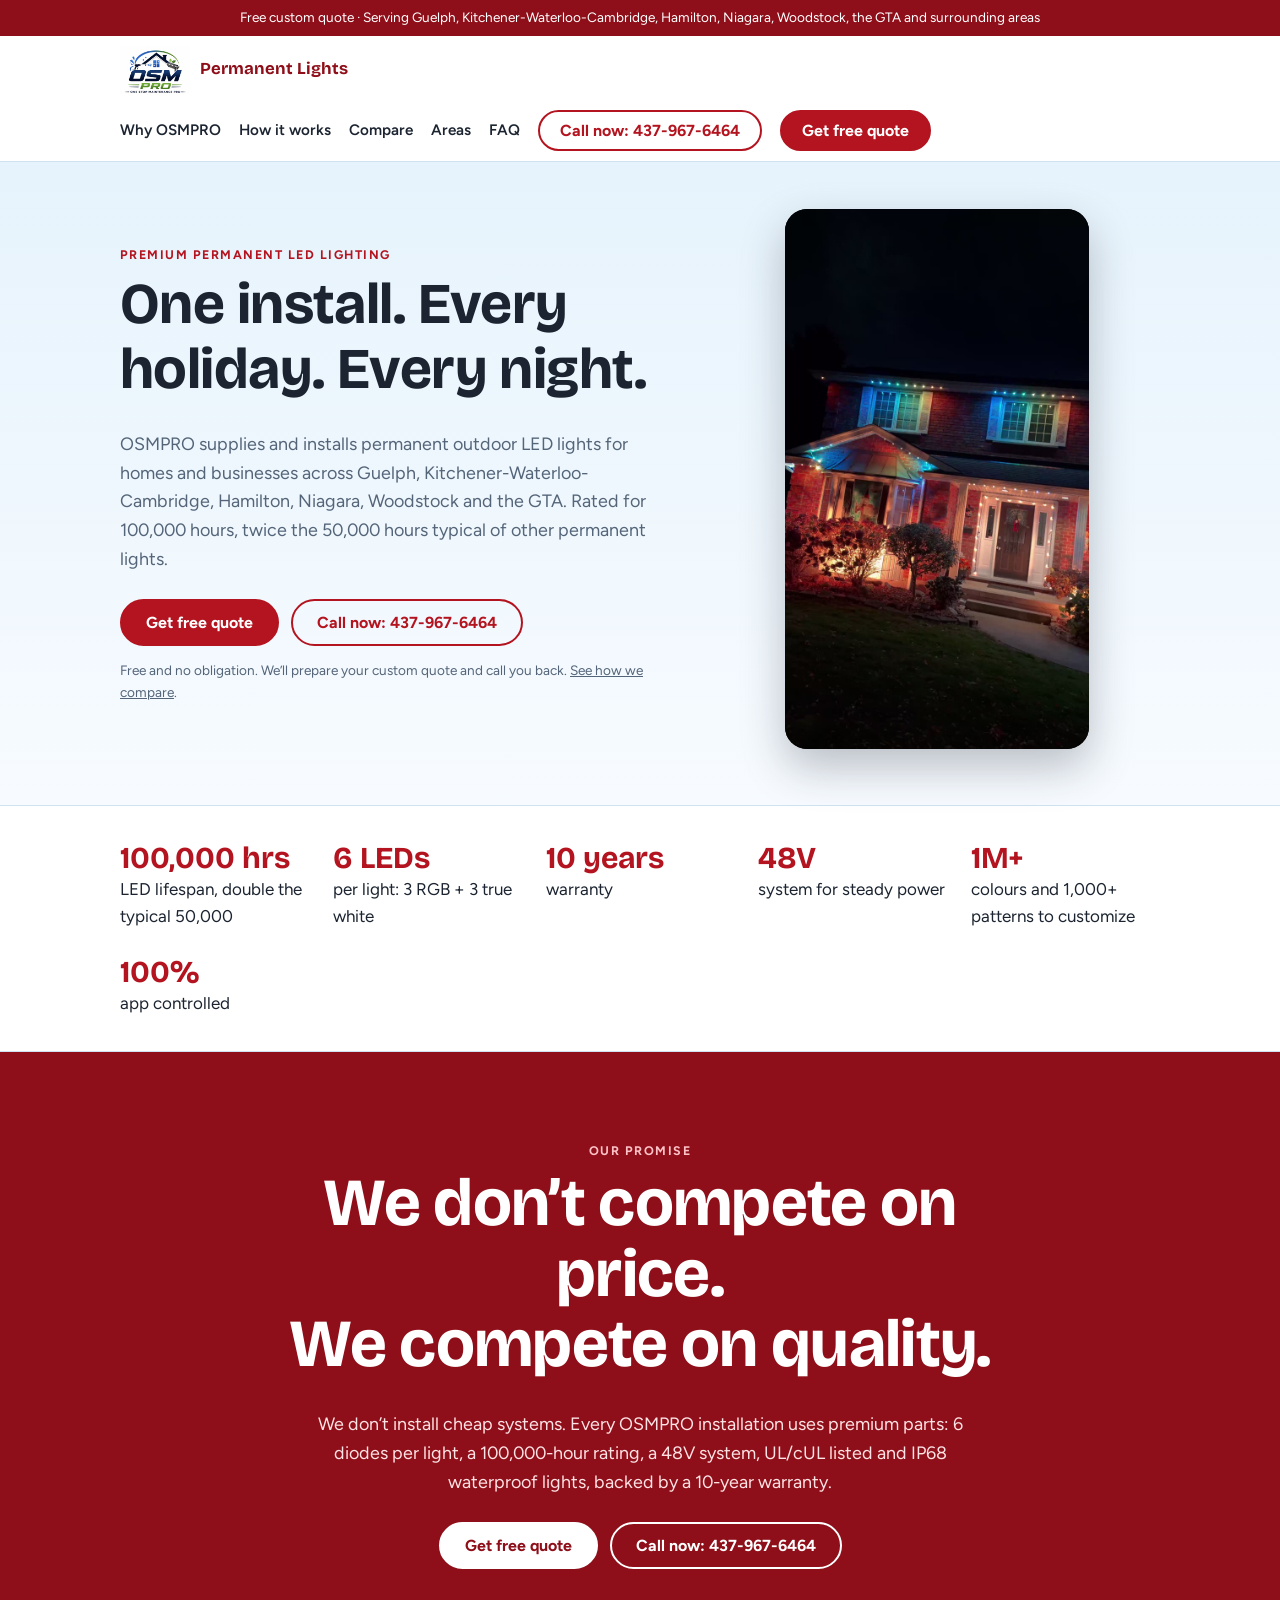
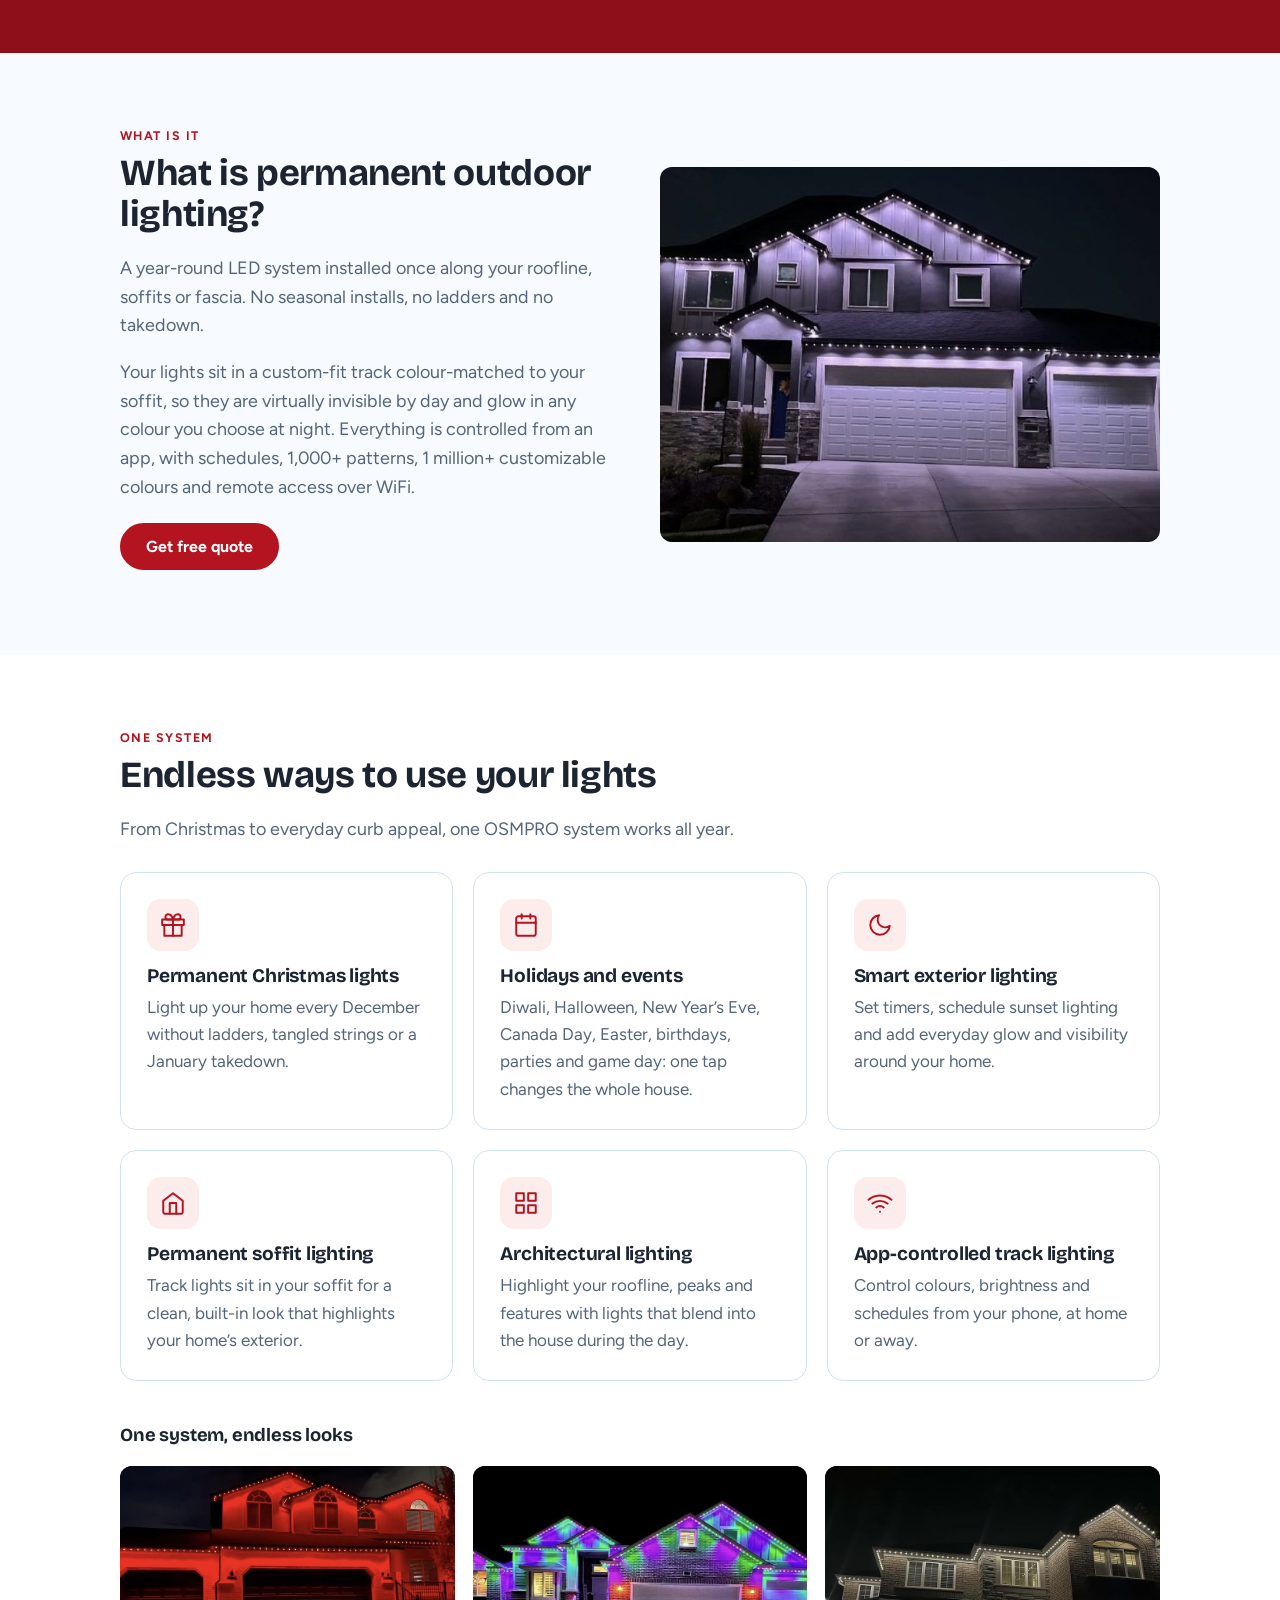
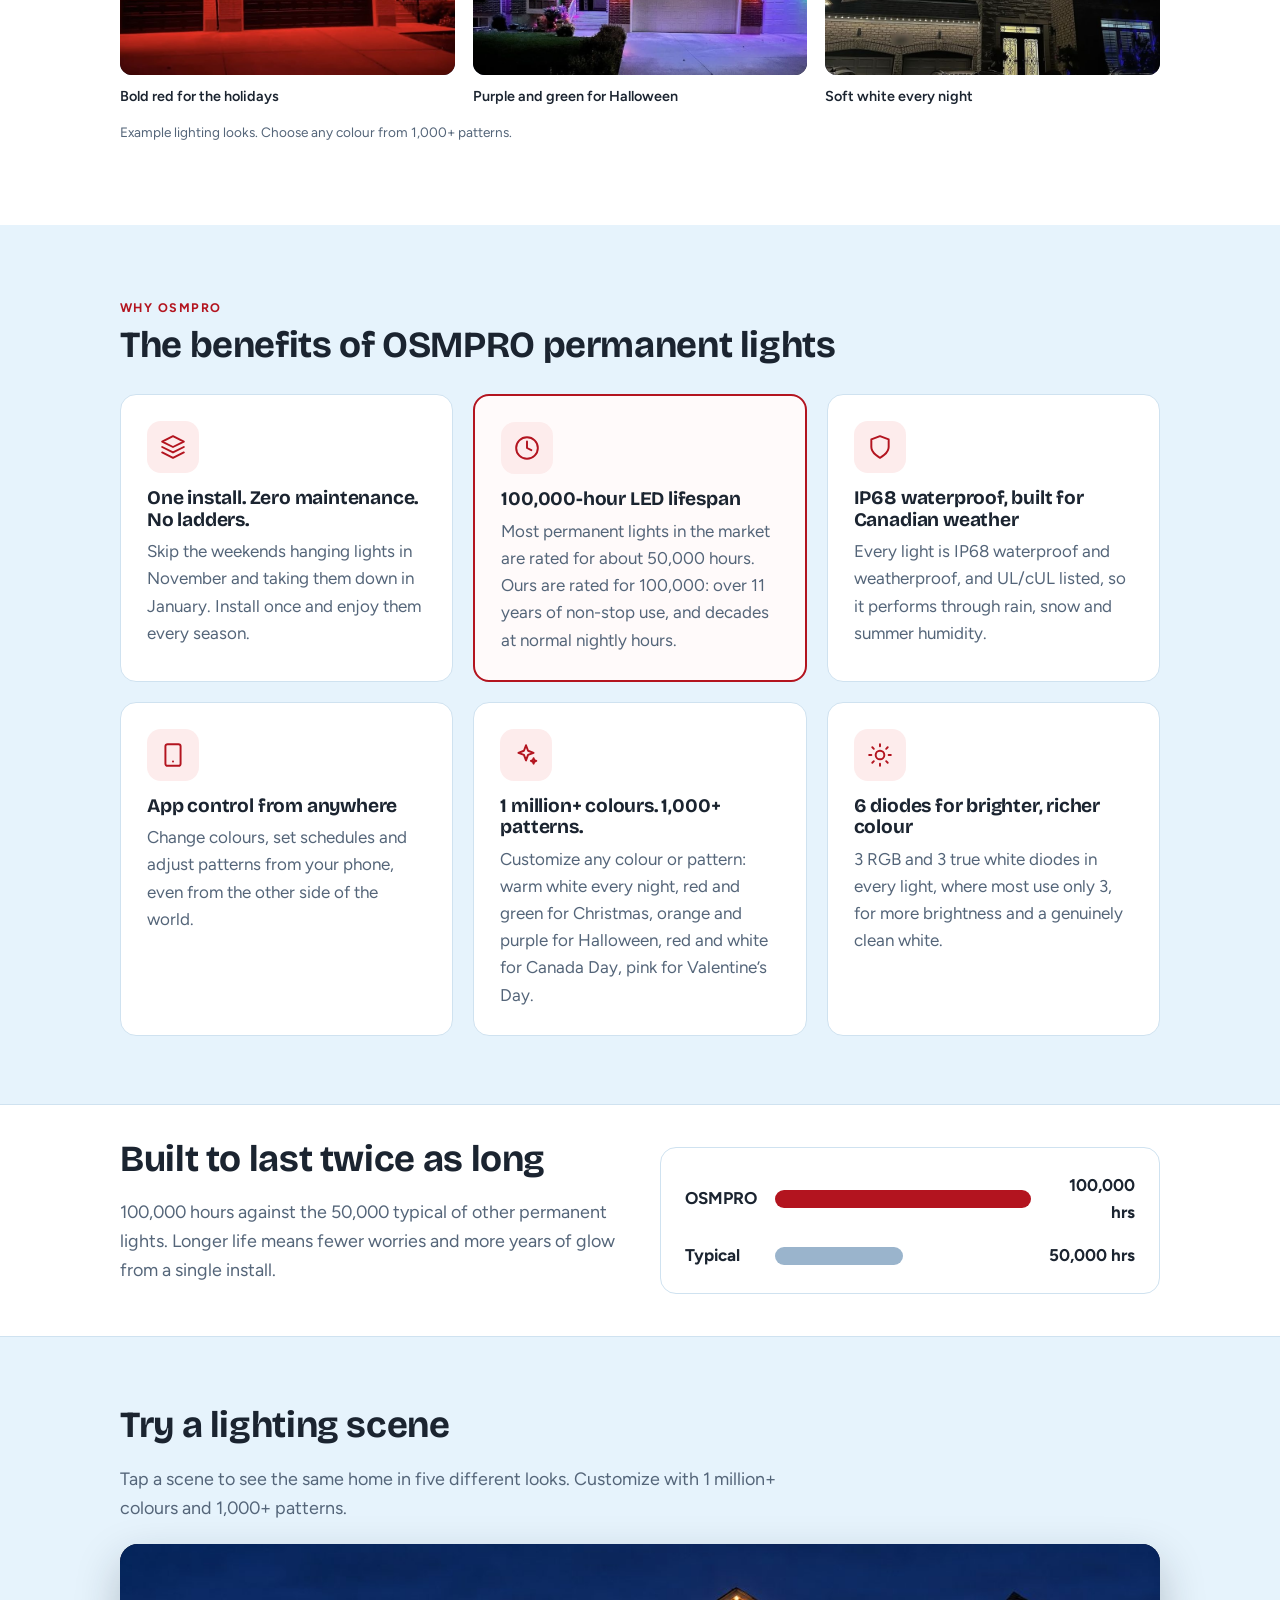
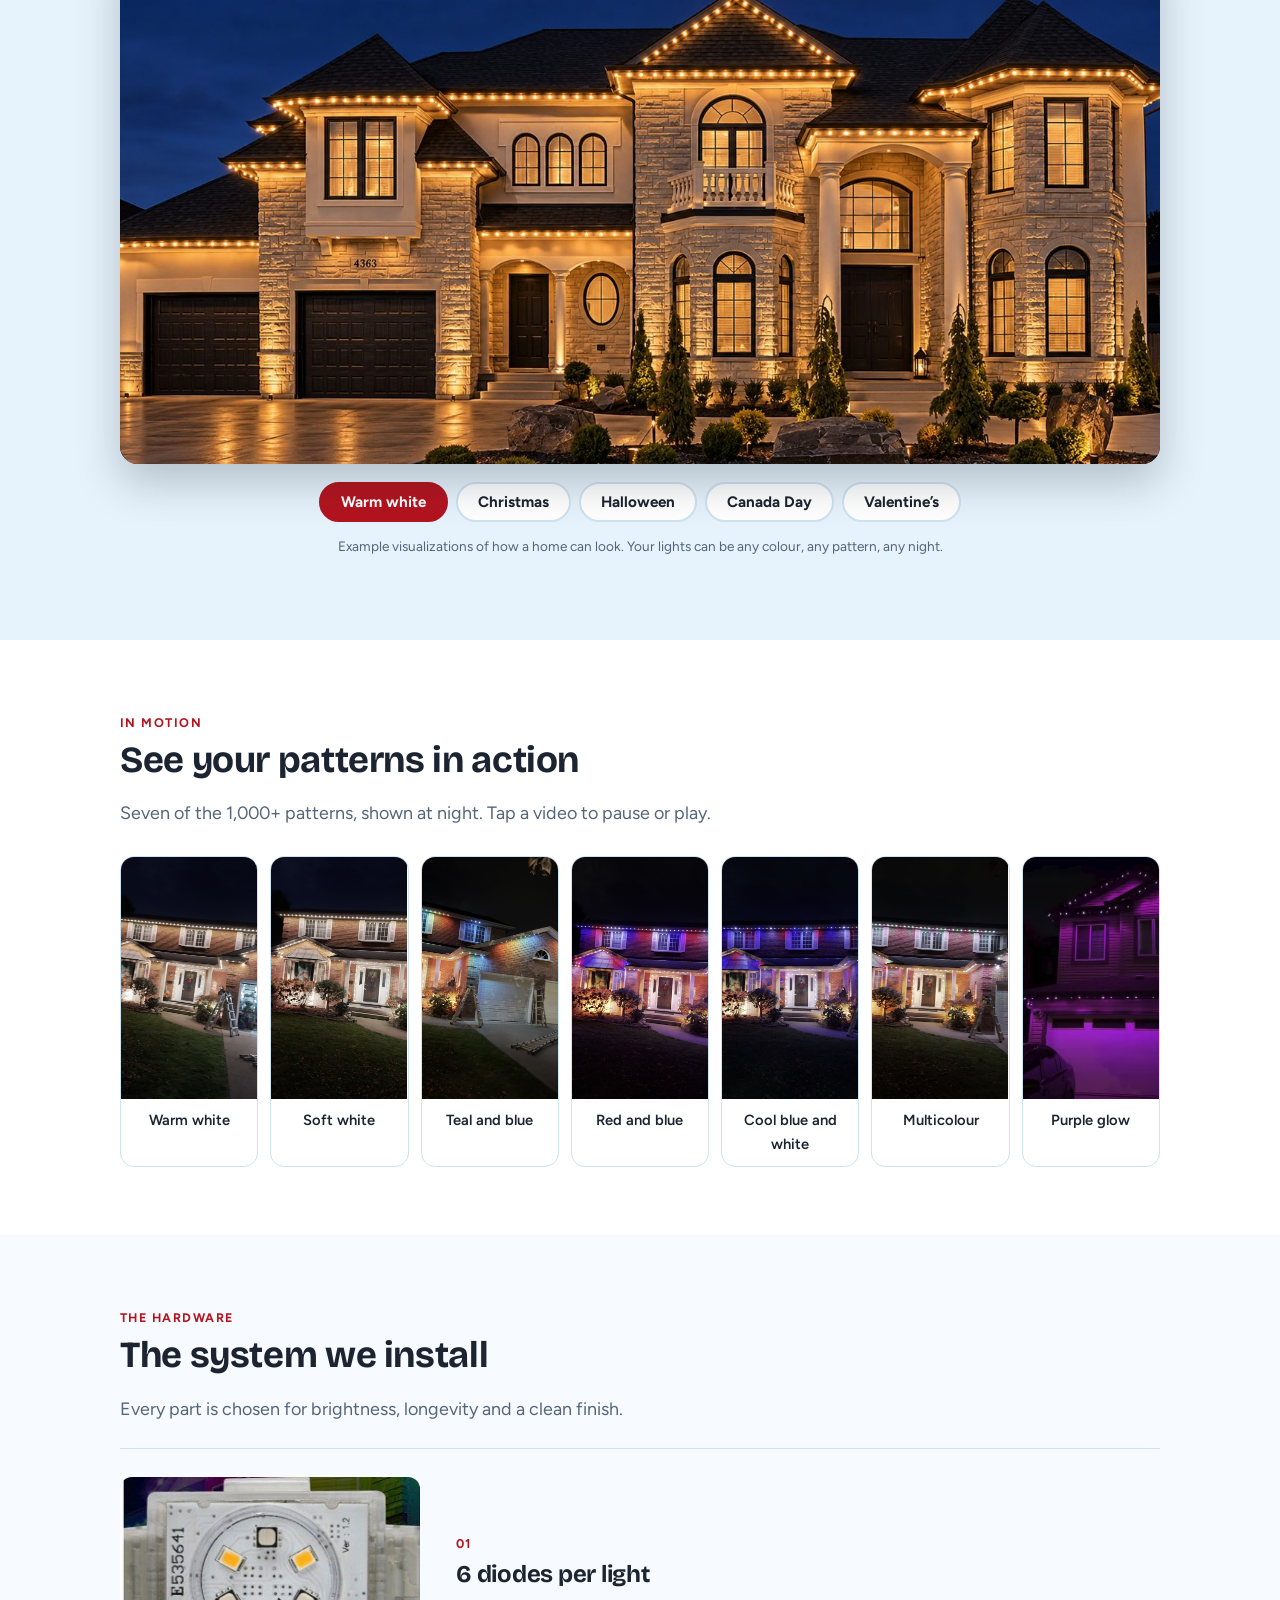
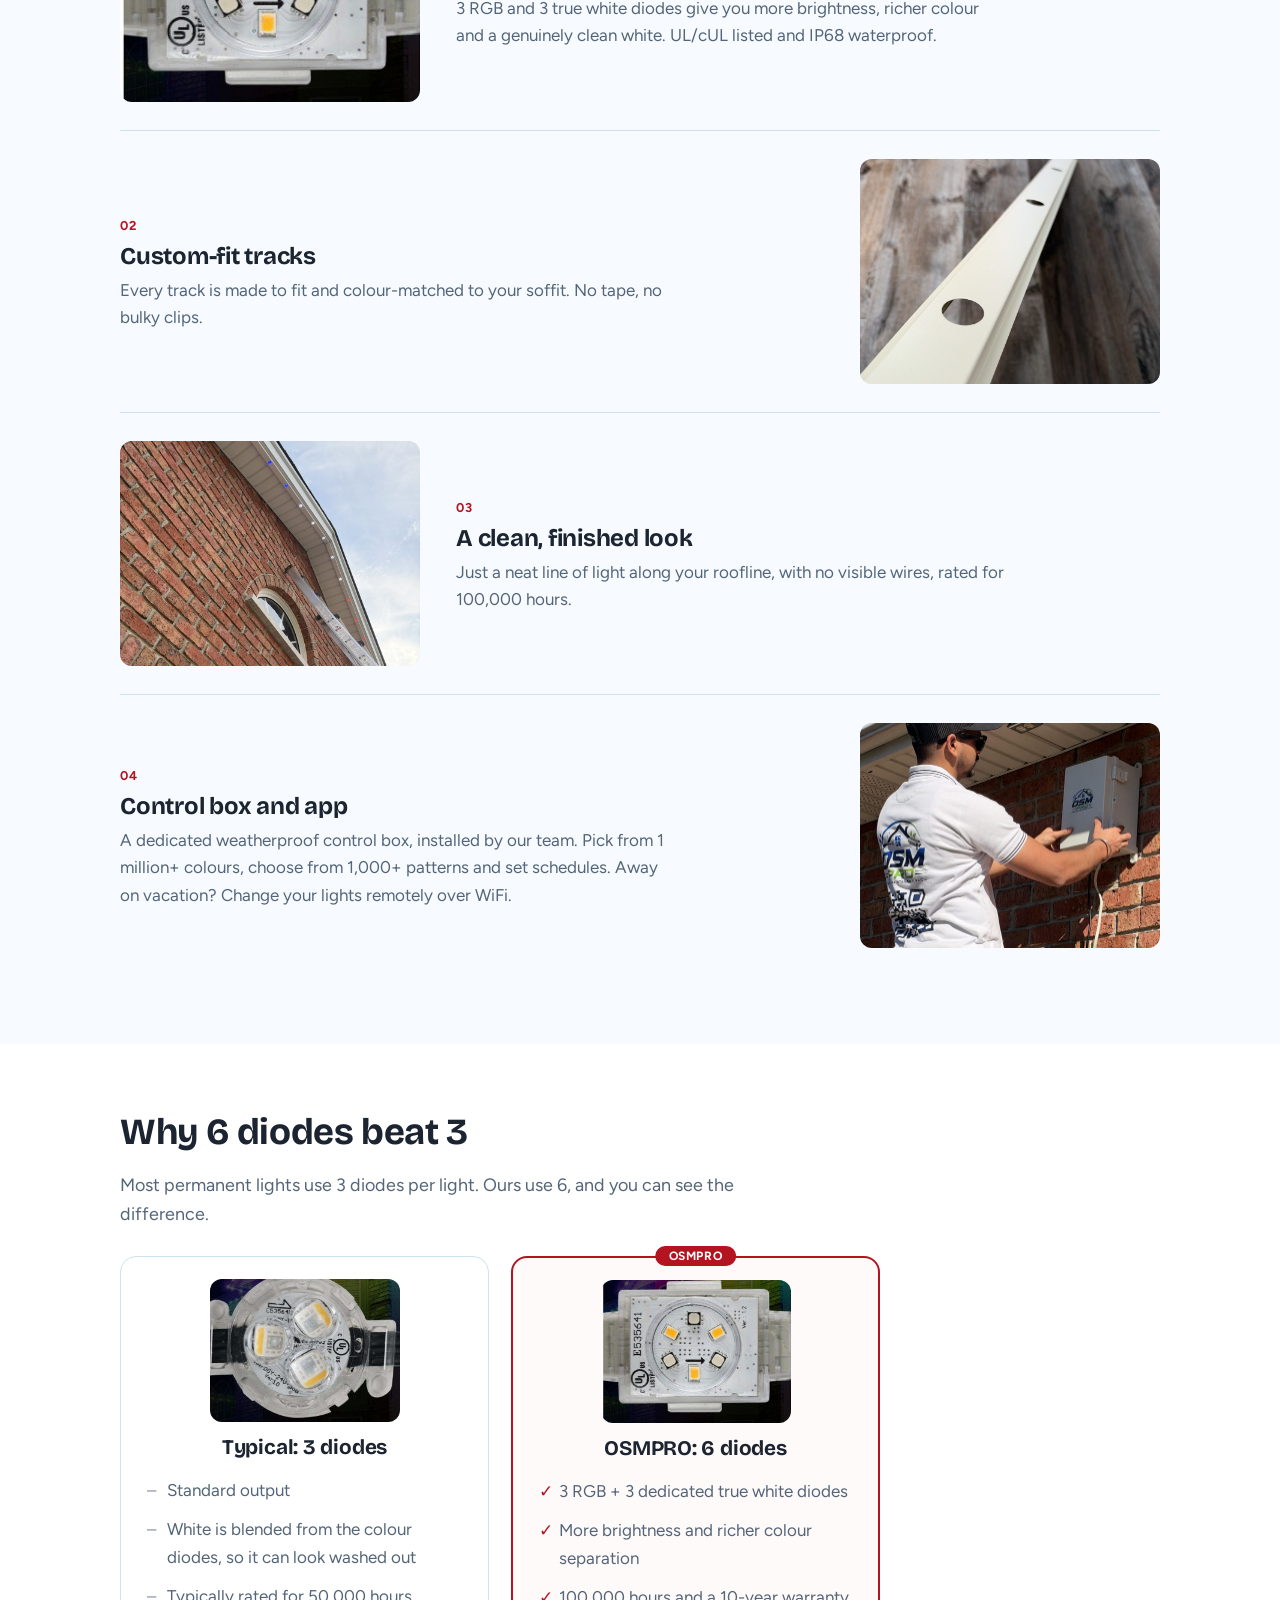
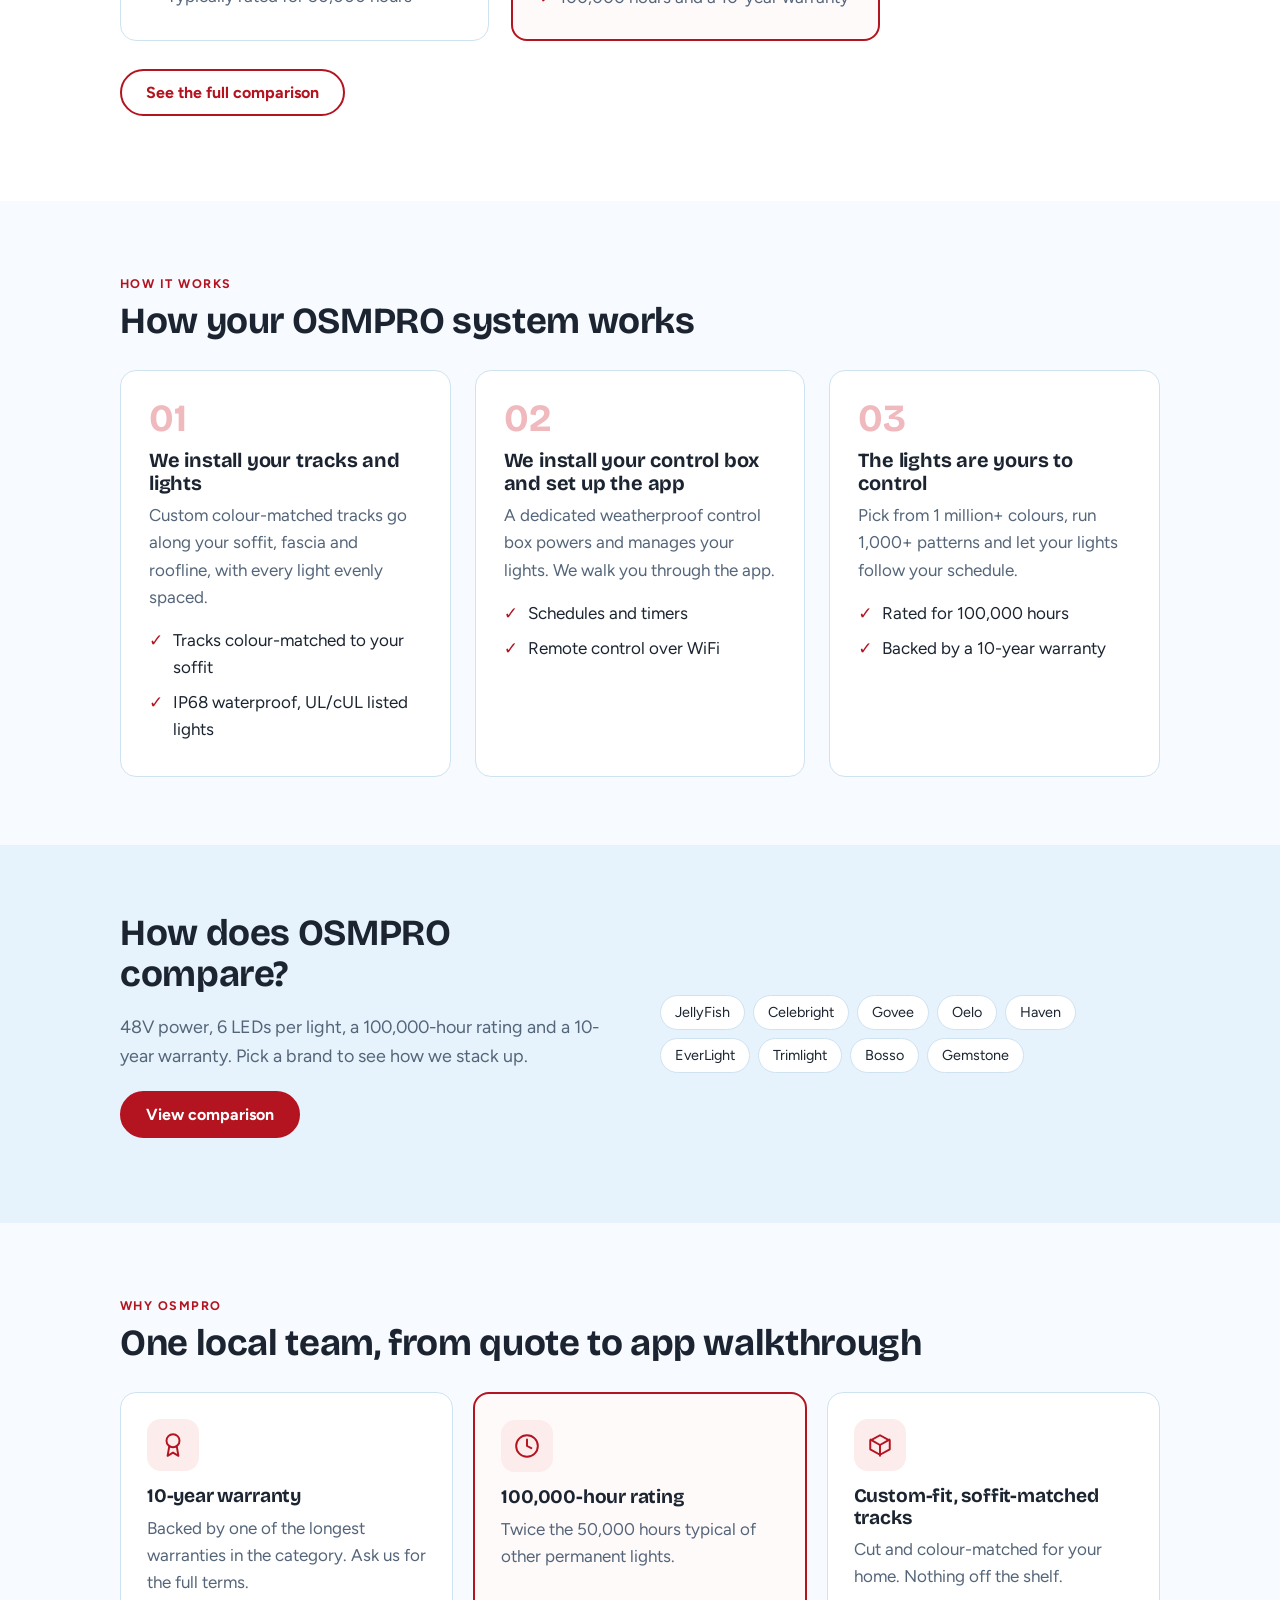
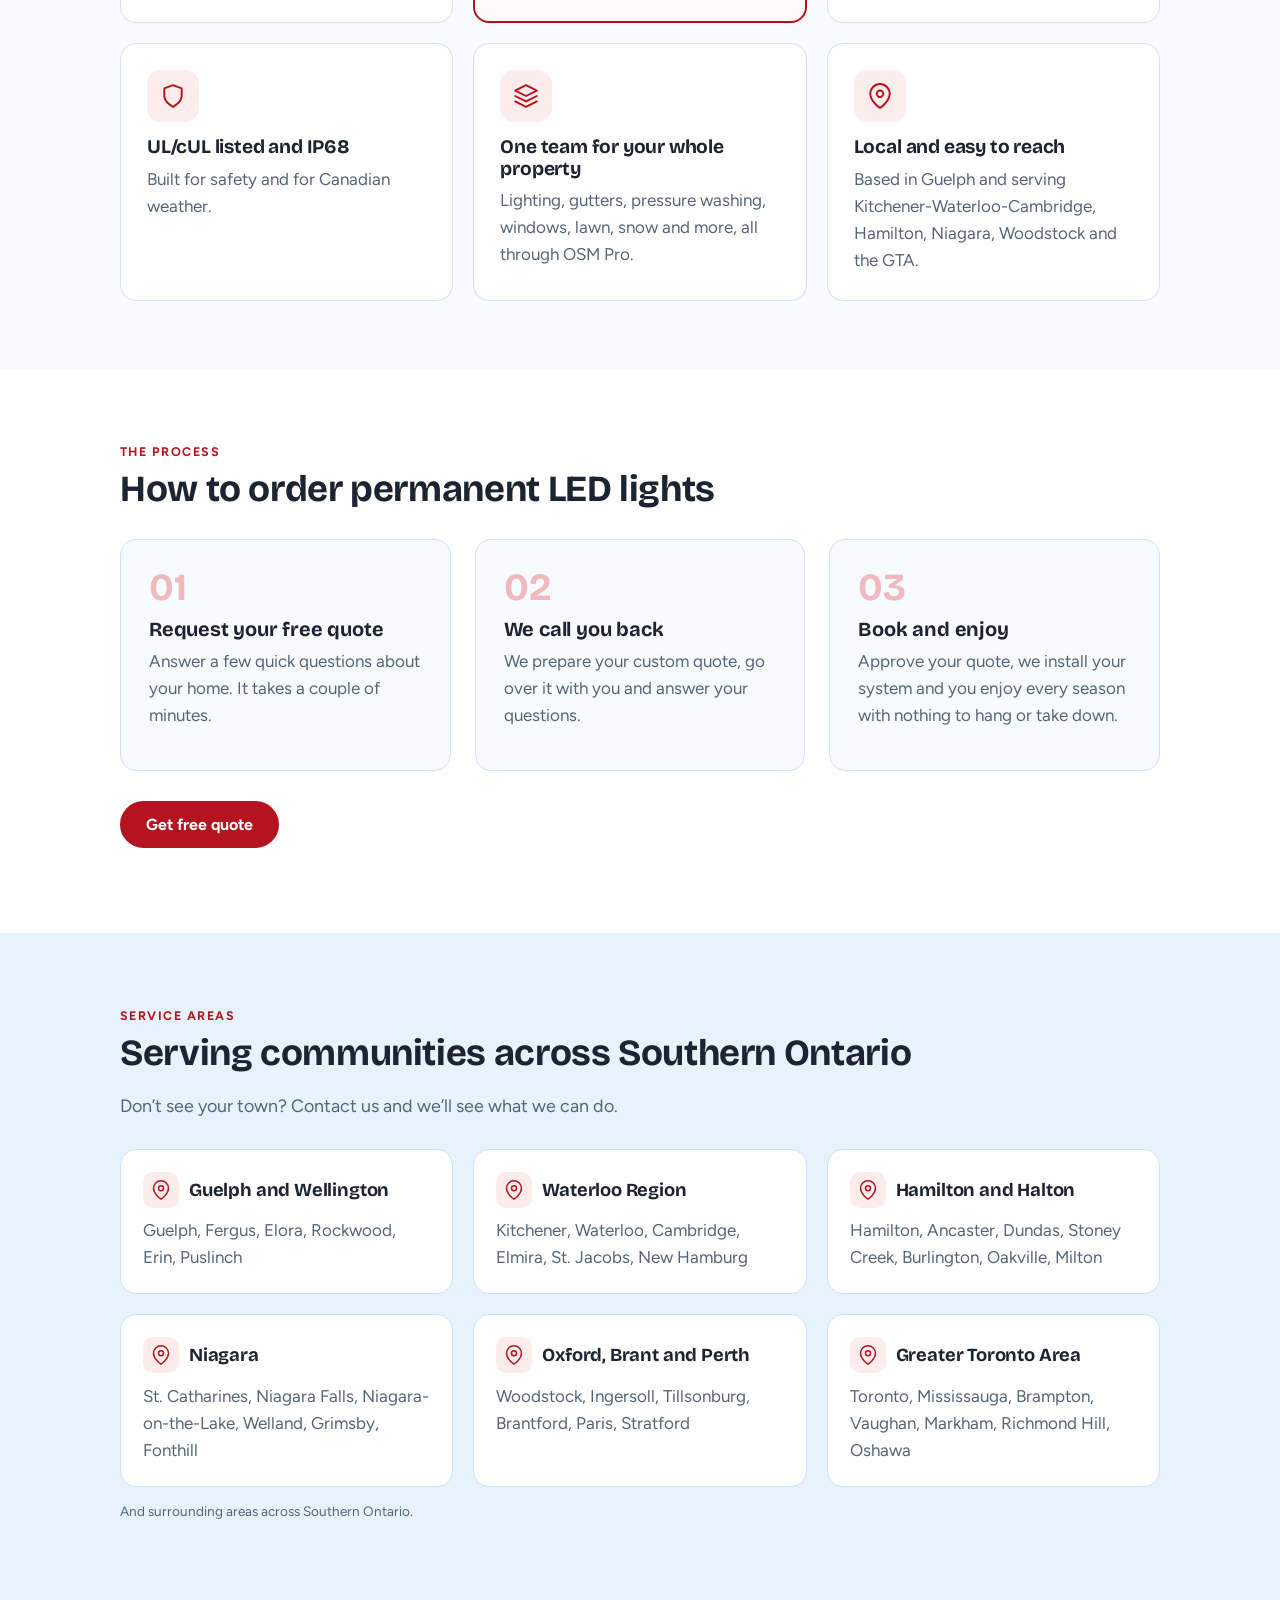
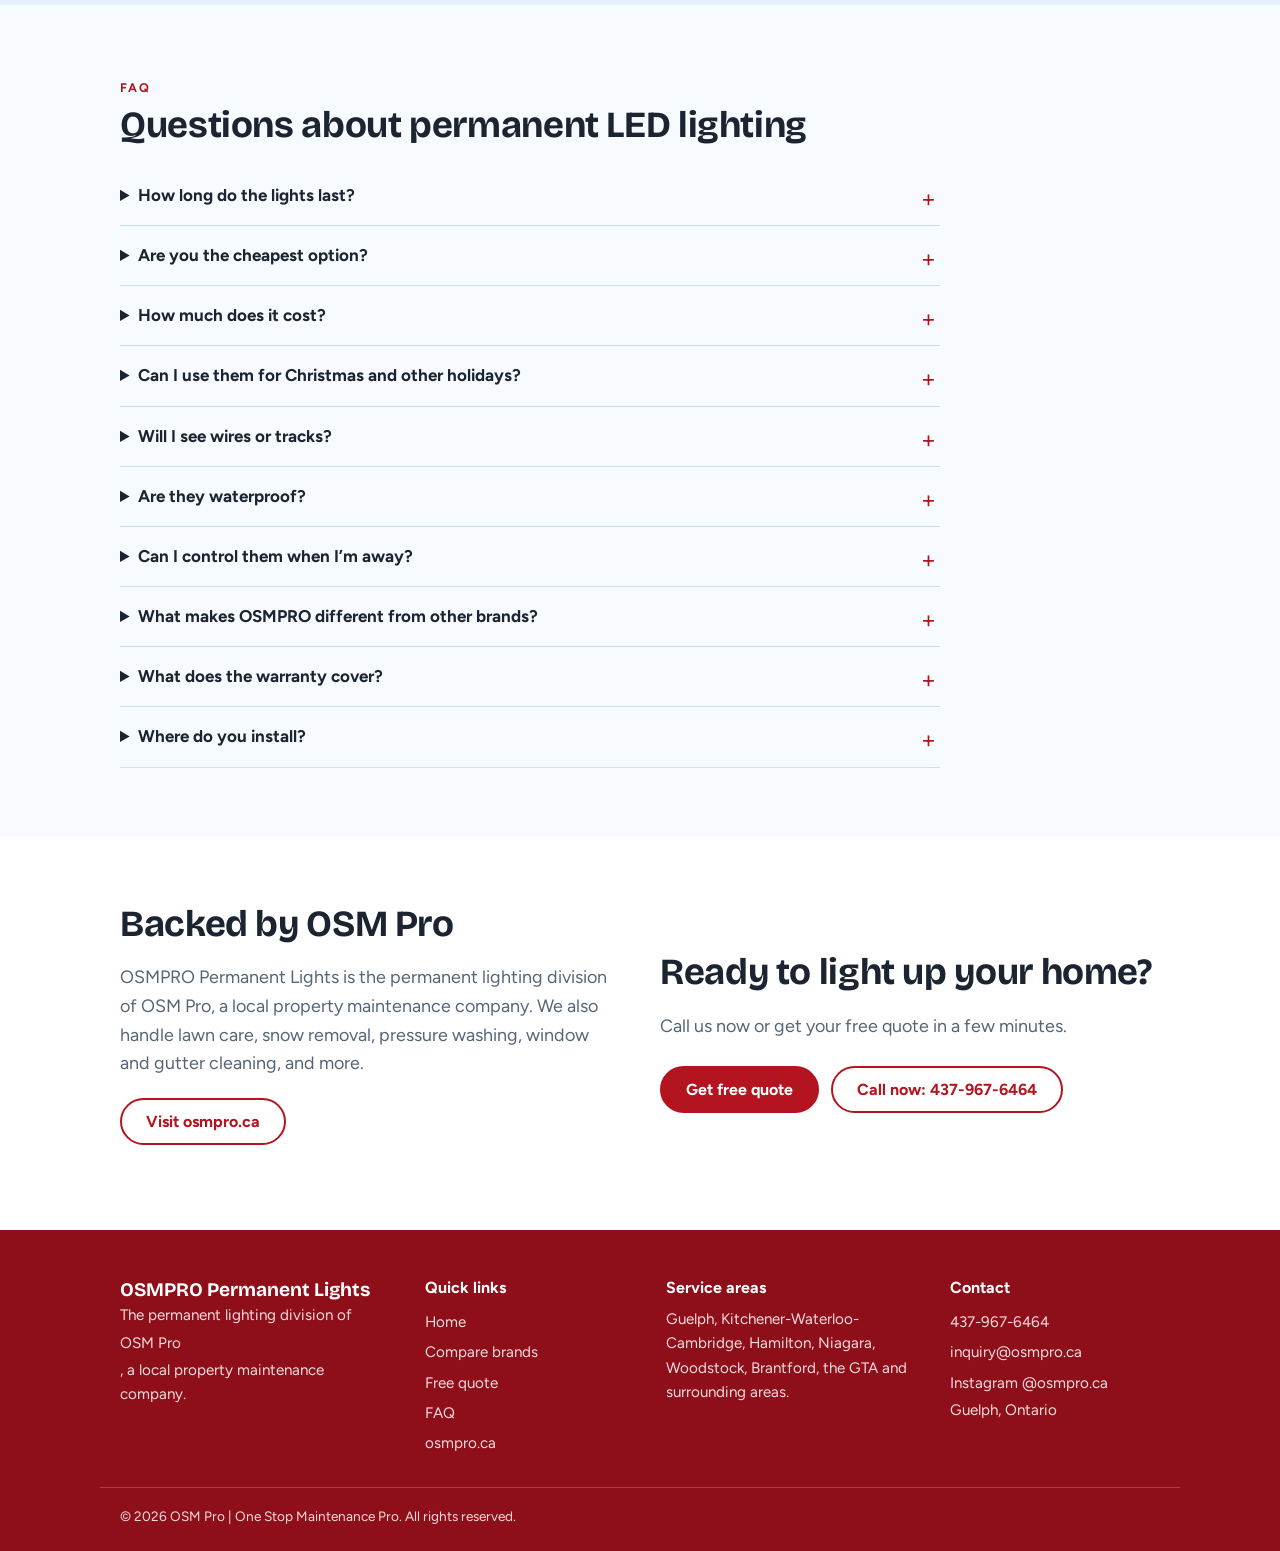
<file: index.html>
<!doctype html><html lang="en"><head><meta charset="utf-8"><meta name="viewport" content="width=device-width,initial-scale=1"><title>OSMPRO Permanent Lights | Permanent LED Lighting in Guelph, Kitchener, Hamilton, Niagara & the GTA</title><meta name="description" content="Permanent LED lights for homes and businesses across Guelph, Kitchener-Waterloo-Cambridge, Hamilton, Niagara, Woodstock and the GTA. 6 LEDs per light, 100,000-hour rating, 10-year warranty, app control."><meta property="og:title" content="OSMPRO Permanent Lights | Permanent LED Lighting in Guelph, Kitchener, Hamilton, Niagara & the GTA"><meta property="og:description" content="Permanent LED lights for homes and businesses across Guelph, Kitchener-Waterloo-Cambridge, Hamilton, Niagara, Woodstock and the GTA. 6 LEDs per light, 100,000-hour rating, 10-year warranty, app control."><meta property="og:image" content="images/hero-poster.jpg"><meta name="theme-color" content="#8e0f19"><script>document.documentElement.className+=' js'</script><link rel="preconnect" href="https://fonts.googleapis.com"><link rel="preconnect" href="https://fonts.gstatic.com" crossorigin><link href="https://fonts.googleapis.com/css2?family=Bricolage+Grotesque:wght@600;700&family=Figtree:wght@400;600;700&display=swap" rel="stylesheet"><link rel="icon" href="images/logo.png"><link rel="stylesheet" href="style.css"></head><body>
<div class="topbar">Free custom quote · Serving Guelph, Kitchener-Waterloo-Cambridge, Hamilton, Niagara, Woodstock, the GTA and surrounding areas</div>
<header id="hdr"><div class="wrap"><a class="logo" href="index.html"><img src="images/logo.png" alt="OSM Pro One Stop Maintenance Pro"><span>Permanent Lights</span></a><button class="navtoggle" aria-expanded="false" aria-controls="nav">Menu</button><nav id="nav"><a href="index.html#benefits">Why OSMPRO</a><a href="index.html#how">How it works</a><a href="compare.html">Compare</a><a href="index.html#areas">Areas</a><a href="index.html#faq">FAQ</a><a class="btn ghost callbtn" href="tel:+14379676464">Call now: 437-967-6464</a><a class="btn" href="quote.html">Get free quote</a></nav></div></header>
<main>
<section class="hero"><div class="wrap"><div><span class="eyebrow">Premium permanent LED lighting</span><h1>One install. Every holiday. Every night.</h1><p class="lead">OSMPRO supplies and installs permanent outdoor LED lights for homes and businesses across Guelph, Kitchener-Waterloo-Cambridge, Hamilton, Niagara, Woodstock and the GTA. Rated for 100,000 hours, twice the 50,000 hours typical of other permanent lights.</p><div class="cta-row"><a class="btn" href="quote.html">Get free quote</a><a class="btn ghost" href="tel:+14379676464">Call now: 437-967-6464</a></div><p class="fine">Free and no obligation. We’ll prepare your custom quote and call you back. <a href="compare.html" style="text-decoration:underline">See how we compare</a>.</p></div>
<figure class="vframe"><video autoplay muted loop playsinline preload="auto" poster="images/hero-poster.jpg" aria-label="A home lit with OSMPRO permanent lights at night"><source src="images/hero-bg.mp4" type="video/mp4"></video></figure></div></section>
<section class="statband"><div class="wrap stats"><div><b>100,000 hrs</b>LED lifespan, double the typical 50,000</div><div><b>6 LEDs</b>per light: 3 RGB + 3 true white</div><div><b>10 years</b>warranty</div><div><b>48V</b>system for steady power</div><div><b>1M+</b>colours and 1,000+ patterns to customize</div><div><b>100%</b>app controlled</div></div></section>
<section class="statement"><div class="wrap"><span class="eyebrow">Our promise</span><h2>We don’t compete on price.<br>We compete on quality.</h2><p>We don’t install cheap systems. Every OSMPRO installation uses premium parts: 6 diodes per light, a 100,000-hour rating, a 48V system, UL/cUL listed and IP68 waterproof lights, backed by a 10-year warranty.</p><div class="cta-row" style="justify-content:center"><a class="btn" href="quote.html">Get free quote</a><a class="btn ghost" href="tel:+14379676464">Call now: 437-967-6464</a></div></div></section>
<section><div class="wrap two"><div class="rv"><span class="eyebrow">What is it</span><h2>What is permanent outdoor lighting?</h2><p class="lead">A year-round LED system installed once along your roofline, soffits or fascia. No seasonal installs, no ladders and no takedown.</p><p class="lead" style="margin-top:14px">Your lights sit in a custom-fit track colour-matched to your soffit, so they are virtually invisible by day and glow in any colour you choose at night. Everything is controlled from an app, with schedules, 1,000+ patterns, 1 million+ customizable colours and remote access over WiFi.</p><p style="margin-top:22px"><a class="btn" href="quote.html">Get free quote</a></p></div><div class="rv"><figure class="ph" data-label="A home with permanent white LED lights along the roofline at night"><img src="images/look-grey-white.jpg" alt="A home with permanent white LED lights along the roofline at night" loading="lazy" onerror="this.style.display='none'"></figure></div></div></section>
<section class="alt"><div class="wrap"><span class="eyebrow">One system</span><h2>Endless ways to use your lights</h2><p class="lead">From Christmas to everyday curb appeal, one OSMPRO system works all year.</p><div class="bgrid">
<div class="bn rv"><span class="icn"><svg viewBox="0 0 24 24" width="26" height="26" fill="none" stroke="currentColor" stroke-width="1.8" stroke-linecap="round" stroke-linejoin="round" aria-hidden="true"><polyline points="20 12 20 22 4 22 4 12"/><rect x="2" y="7" width="20" height="5"/><line x1="12" y1="22" x2="12" y2="7"/><path d="M12 7H7.5a2.5 2.5 0 010-5C11 2 12 7 12 7z"/><path d="M12 7h4.5a2.5 2.5 0 000-5C13 2 12 7 12 7z"/></svg></span><h3>Permanent Christmas lights</h3><p>Light up your home every December without ladders, tangled strings or a January takedown.</p></div><div class="bn rv"><span class="icn"><svg viewBox="0 0 24 24" width="26" height="26" fill="none" stroke="currentColor" stroke-width="1.8" stroke-linecap="round" stroke-linejoin="round" aria-hidden="true"><rect x="3" y="4" width="18" height="18" rx="2"/><line x1="16" y1="2" x2="16" y2="6"/><line x1="8" y1="2" x2="8" y2="6"/><line x1="3" y1="10" x2="21" y2="10"/></svg></span><h3>Holidays and events</h3><p>Diwali, Halloween, New Year’s Eve, Canada Day, Easter, birthdays, parties and game day: one tap changes the whole house.</p></div><div class="bn rv"><span class="icn"><svg viewBox="0 0 24 24" width="26" height="26" fill="none" stroke="currentColor" stroke-width="1.8" stroke-linecap="round" stroke-linejoin="round" aria-hidden="true"><path d="M21 12.8A9 9 0 1111.2 3a7 7 0 009.8 9.8z"/></svg></span><h3>Smart exterior lighting</h3><p>Set timers, schedule sunset lighting and add everyday glow and visibility around your home.</p></div><div class="bn rv"><span class="icn"><svg viewBox="0 0 24 24" width="26" height="26" fill="none" stroke="currentColor" stroke-width="1.8" stroke-linecap="round" stroke-linejoin="round" aria-hidden="true"><path d="M3 10l9-7 9 7v10a2 2 0 01-2 2H5a2 2 0 01-2-2z"/><polyline points="9 22 9 12 15 12 15 22"/></svg></span><h3>Permanent soffit lighting</h3><p>Track lights sit in your soffit for a clean, built-in look that highlights your home’s exterior.</p></div><div class="bn rv"><span class="icn"><svg viewBox="0 0 24 24" width="26" height="26" fill="none" stroke="currentColor" stroke-width="1.8" stroke-linecap="round" stroke-linejoin="round" aria-hidden="true"><rect x="3" y="3" width="7" height="7"/><rect x="14" y="3" width="7" height="7"/><rect x="14" y="14" width="7" height="7"/><rect x="3" y="14" width="7" height="7"/></svg></span><h3>Architectural lighting</h3><p>Highlight your roofline, peaks and features with lights that blend into the house during the day.</p></div><div class="bn rv"><span class="icn"><svg viewBox="0 0 24 24" width="26" height="26" fill="none" stroke="currentColor" stroke-width="1.8" stroke-linecap="round" stroke-linejoin="round" aria-hidden="true"><path d="M5 12.55a11 11 0 0114 0M1.42 9a16 16 0 0121.16 0M8.53 16.11a6 6 0 016.95 0"/><line x1="12" y1="20" x2="12.01" y2="20"/></svg></span><h3>App-controlled track lighting</h3><p>Control colours, brightness and schedules from your phone, at home or away.</p></div></div>
<h3 style="margin-top:44px">One system, endless looks</h3><div class="looks"><figure class="rv"><div class="ph"><img src="images/look-red.jpg" alt="A home with red permanent LED lights along the roofline at night" loading="lazy"></div><figcaption>Bold red for the holidays</figcaption></figure><figure class="rv"><div class="ph"><img src="images/look-purple-green.jpg" alt="A home with purple and green permanent LED lights at night" loading="lazy"></div><figcaption>Purple and green for Halloween</figcaption></figure><figure class="rv"><div class="ph"><img src="images/look-warm-stone.jpg" alt="A stone home with warm white permanent LED lights at night" loading="lazy"></div><figcaption>Soft white every night</figcaption></figure></div><p class="fine">Example lighting looks. Choose any colour from 1,000+ patterns.</p></div></section>
<section class="sky" id="benefits"><div class="wrap"><span class="eyebrow">Why OSMPRO</span><h2>The benefits of OSMPRO permanent lights</h2><div class="bgrid">
<div class="bn rv"><span class="icn"><svg viewBox="0 0 24 24" width="26" height="26" fill="none" stroke="currentColor" stroke-width="1.8" stroke-linecap="round" stroke-linejoin="round" aria-hidden="true"><polygon points="12 2 2 7 12 12 22 7 12 2"/><polyline points="2 17 12 22 22 17"/><polyline points="2 12 12 17 22 12"/></svg></span><h3>One install. Zero maintenance. No ladders.</h3><p>Skip the weekends hanging lights in November and taking them down in January. Install once and enjoy them every season.</p></div><div class="bn rv hl"><span class="icn"><svg viewBox="0 0 24 24" width="26" height="26" fill="none" stroke="currentColor" stroke-width="1.8" stroke-linecap="round" stroke-linejoin="round" aria-hidden="true"><circle cx="12" cy="12" r="10"/><polyline points="12 6 12 12 16 14"/></svg></span><h3>100,000-hour LED lifespan</h3><p>Most permanent lights in the market are rated for about 50,000 hours. Ours are rated for 100,000: over 11 years of non-stop use, and decades at normal nightly hours.</p></div><div class="bn rv"><span class="icn"><svg viewBox="0 0 24 24" width="26" height="26" fill="none" stroke="currentColor" stroke-width="1.8" stroke-linecap="round" stroke-linejoin="round" aria-hidden="true"><path d="M12 22s8-4 8-10V5l-8-3-8 3v7c0 6 8 10 8 10z"/></svg></span><h3>IP68 waterproof, built for Canadian weather</h3><p>Every light is IP68 waterproof and weatherproof, and UL/cUL listed, so it performs through rain, snow and summer humidity.</p></div><div class="bn rv"><span class="icn"><svg viewBox="0 0 24 24" width="26" height="26" fill="none" stroke="currentColor" stroke-width="1.8" stroke-linecap="round" stroke-linejoin="round" aria-hidden="true"><rect x="5" y="2" width="14" height="20" rx="2"/><line x1="12" y1="18" x2="12.01" y2="18"/></svg></span><h3>App control from anywhere</h3><p>Change colours, set schedules and adjust patterns from your phone, even from the other side of the world.</p></div><div class="bn rv"><span class="icn"><svg viewBox="0 0 24 24" width="26" height="26" fill="none" stroke="currentColor" stroke-width="1.8" stroke-linecap="round" stroke-linejoin="round" aria-hidden="true"><path d="M12 3l1.9 5.1L19 10l-5.1 1.9L12 17l-1.9-5.1L5 10l5.1-1.9z"/><path d="M19 15l.7 1.8L21.5 17.5l-1.8.7L19 20l-.7-1.8-1.8-.7 1.8-.7z"/></svg></span><h3>1 million+ colours. 1,000+ patterns.</h3><p>Customize any colour or pattern: warm white every night, red and green for Christmas, orange and purple for Halloween, red and white for Canada Day, pink for Valentine’s Day.</p></div><div class="bn rv"><span class="icn"><svg viewBox="0 0 24 24" width="26" height="26" fill="none" stroke="currentColor" stroke-width="1.8" stroke-linecap="round" stroke-linejoin="round" aria-hidden="true"><circle cx="12" cy="12" r="4"/><path d="M12 2v2M12 20v2M4.9 4.9l1.4 1.4M17.7 17.7l1.4 1.4M2 12h2M20 12h2M4.9 19.1l1.4-1.4M17.7 6.3l1.4-1.4"/></svg></span><h3>6 diodes for brighter, richer colour</h3><p>3 RGB and 3 true white diodes in every light, where most use only 3, for more brightness and a genuinely clean white.</p></div></div></div></section>
<section class="statband"><div class="wrap"><div class="two"><div class="rv"><h2>Built to last twice as long</h2><p class="lead">100,000 hours against the 50,000 typical of other permanent lights. Longer life means fewer worries and more years of glow from a single install.</p></div><div class="lifebar rv" role="img" aria-label="OSMPRO is rated for 100,000 hours; typical lights about 50,000 hours"><div><span>OSMPRO</span><i style="width:100%"></i><b>100,000 hrs</b></div><div class="o"><span>Typical</span><i style="width:50%"></i><b>50,000 hrs</b></div></div></div></div></section>
<section class="sky" id="scenes"><div class="wrap"><h2>Try a lighting scene</h2><p class="lead">Tap a scene to see the same home in five different looks. Customize with 1 million+ colours and 1,000+ patterns.</p><div class="sceneview"><img class="on" src="images/scene-warm.jpg" alt="A stone home with warm white permanent LED lights along the roofline" data-name="Warm white"><img src="images/scene-christmas.jpg" alt="The same home with red and green Christmas lights" data-name="Christmas" loading="lazy"><img src="images/scene-halloween.jpg" alt="The same home with orange and purple Halloween lights" data-name="Halloween" loading="lazy"><img src="images/scene-canada.jpg" alt="The same home with red and white Canada Day lights" data-name="Canada Day" loading="lazy"><img src="images/scene-valentine.jpg" alt="The same home with pink Valentine’s Day lights" data-name="Valentine’s" loading="lazy"></div><div class="scenes" role="group" aria-label="Try a lighting scene"></div><p class="fine" style="text-align:center">Example visualizations of how a home can look. Your lights can be any colour, any pattern, any night.</p></div></section>
<section class="alt" id="patterns"><div class="wrap"><span class="eyebrow">In motion</span><h2>See your patterns in action</h2><p class="lead">Seven of the 1,000+ patterns, shown at night. Tap a video to pause or play.</p><div class="pgrid"><figure class="pv rv"><video muted loop playsinline preload="none" poster="images/pattern-1.jpg" aria-label="Warm white pattern on a home at night"><source src="images/pattern-1.mp4" type="video/mp4"></video><figcaption>Warm white</figcaption></figure><figure class="pv rv"><video muted loop playsinline preload="none" poster="images/pattern-2.jpg" aria-label="Soft white pattern on a home at night"><source src="images/pattern-2.mp4" type="video/mp4"></video><figcaption>Soft white</figcaption></figure><figure class="pv rv"><video muted loop playsinline preload="none" poster="images/pattern-3.jpg" aria-label="Teal and blue pattern on a home at night"><source src="images/pattern-3.mp4" type="video/mp4"></video><figcaption>Teal and blue</figcaption></figure><figure class="pv rv"><video muted loop playsinline preload="none" poster="images/pattern-4.jpg" aria-label="Red and blue pattern on a home at night"><source src="images/pattern-4.mp4" type="video/mp4"></video><figcaption>Red and blue</figcaption></figure><figure class="pv rv"><video muted loop playsinline preload="none" poster="images/pattern-5.jpg" aria-label="Cool blue and white pattern on a home at night"><source src="images/pattern-5.mp4" type="video/mp4"></video><figcaption>Cool blue and white</figcaption></figure><figure class="pv rv"><video muted loop playsinline preload="none" poster="images/pattern-6.jpg" aria-label="Multicolour pattern on a home at night"><source src="images/pattern-6.mp4" type="video/mp4"></video><figcaption>Multicolour</figcaption></figure><figure class="pv rv"><video muted loop playsinline preload="none" poster="images/pattern-7.jpg" aria-label="Purple glow pattern on a home at night"><source src="images/pattern-7.mp4" type="video/mp4"></video><figcaption>Purple glow</figcaption></figure></div></div></section>
<section id="products"><div class="wrap"><span class="eyebrow">The hardware</span><h2>The system we install</h2><p class="lead">Every part is chosen for brightness, longevity and a clean finish.</p><div class="rows">
<div class="row2 rv"><figure class="ph" data-label="OSMPRO 6-diode light up close"><img src="images/product-lights.jpg" alt="OSMPRO 6-diode light up close" loading="lazy" onerror="this.style.display='none'"></figure><div><span class="tag">01</span><h3>6 diodes per light</h3><p>3 RGB and 3 true white diodes give you more brightness, richer colour and a genuinely clean white. UL/cUL listed and IP68 waterproof.</p></div></div><div class="row2 rv"><figure class="ph" data-label="Custom-fit track colour-matched to the soffit"><img src="images/product-track.jpg" alt="Custom-fit track colour-matched to the soffit" loading="lazy" onerror="this.style.display='none'"></figure><div><span class="tag">02</span><h3>Custom-fit tracks</h3><p>Every track is made to fit and colour-matched to your soffit. No tape, no bulky clips.</p></div></div><div class="row2 rv"><figure class="ph" data-label="Permanent lights set neatly into a home’s soffit"><img src="images/soffit-closeup.jpg" alt="Permanent lights set neatly into a home’s soffit" loading="lazy" onerror="this.style.display='none'"></figure><div><span class="tag">03</span><h3>A clean, finished look</h3><p>Just a neat line of light along your roofline, with no visible wires, rated for 100,000 hours.</p></div></div><div class="row2 rv"><figure class="ph" data-label="Our team installing the OSMPRO control box on a home"><img src="images/install-controller.jpg" alt="Our team installing the OSMPRO control box on a home" loading="lazy" onerror="this.style.display='none'"></figure><div><span class="tag">04</span><h3>Control box and app</h3><p>A dedicated weatherproof control box, installed by our team. Pick from 1 million+ colours, choose from 1,000+ patterns and set schedules. Away on vacation? Change your lights remotely over WiFi.</p></div></div></div></div></section>
<section class="alt" id="diodes"><div class="wrap"><h2>Why 6 diodes beat 3</h2><p class="lead">Most permanent lights use 3 diodes per light. Ours use 6, and you can see the difference.</p>
<div class="vs"><div class="side rv"><div class="ph" data-label="A typical 3-diode light"><img src="images/product-3-diode.jpg" alt="A typical 3-diode light" loading="lazy" onerror="this.style.display='none'"></div><h3>Typical: 3 diodes</h3><ul><li>Standard output</li><li>White is blended from the colour diodes, so it can look washed out</li><li>Typically rated for 50,000 hours</li></ul></div>
<div class="side us rv"><span class="flag">OSMPRO</span><div class="ph" data-label="OSMPRO 6-diode light"><img src="images/product-lights.jpg" alt="OSMPRO 6-diode light" loading="lazy" onerror="this.style.display='none'"></div><h3>OSMPRO: 6 diodes</h3><ul><li>3 RGB + 3 dedicated true white diodes</li><li>More brightness and richer colour separation</li><li>100,000 hours and a 10-year warranty</li></ul></div></div>
<p style="margin-top:28px"><a class="btn ghost" href="compare.html">See the full comparison</a></p></div></section>
<section id="how"><div class="wrap"><span class="eyebrow">How it works</span><h2>How your OSMPRO system works</h2><div class="steps3">
<div class="st rv"><span class="num">01</span><h3>We install your tracks and lights</h3><p>Custom colour-matched tracks go along your soffit, fascia and roofline, with every light evenly spaced.</p><ul><li>Tracks colour-matched to your soffit</li><li>IP68 waterproof, UL/cUL listed lights</li></ul></div><div class="st rv"><span class="num">02</span><h3>We install your control box and set up the app</h3><p>A dedicated weatherproof control box powers and manages your lights. We walk you through the app.</p><ul><li>Schedules and timers</li><li>Remote control over WiFi</li></ul></div><div class="st rv"><span class="num">03</span><h3>The lights are yours to control</h3><p>Pick from 1 million+ colours, run 1,000+ patterns and let your lights follow your schedule.</p><ul><li>Rated for 100,000 hours</li><li>Backed by a 10-year warranty</li></ul></div></div></div></section>
<section class="sky"><div class="wrap two"><div class="rv"><h2>How does OSMPRO compare?</h2><p class="lead">48V power, 6 LEDs per light, a 100,000-hour rating and a 10-year warranty. Pick a brand to see how we stack up.</p><p style="margin-top:20px"><a class="btn" href="compare.html">View comparison</a></p></div><div class="chips rv"><a href="compare.html#jellyfish">JellyFish</a><a href="compare.html#celebright">Celebright</a><a href="compare.html#govee">Govee</a><a href="compare.html#oelo">Oelo</a><a href="compare.html#haven">Haven</a><a href="compare.html#everlight">EverLight</a><a href="compare.html#trimlight">Trimlight</a><a href="compare.html#bosso">Bosso</a><a href="compare.html#gemstone">Gemstone</a></div></div></section>
<section><div class="wrap"><span class="eyebrow">Why OSMPRO</span><h2>One local team, from quote to app walkthrough</h2><div class="bgrid">
<div class="bn rv"><span class="icn"><svg viewBox="0 0 24 24" width="26" height="26" fill="none" stroke="currentColor" stroke-width="1.8" stroke-linecap="round" stroke-linejoin="round" aria-hidden="true"><circle cx="12" cy="8" r="6"/><path d="M15.5 13.5L17 22l-5-3-5 3 1.5-8.5"/></svg></span><h3>10-year warranty</h3><p>Backed by one of the longest warranties in the category. Ask us for the full terms.</p></div><div class="bn rv hl"><span class="icn"><svg viewBox="0 0 24 24" width="26" height="26" fill="none" stroke="currentColor" stroke-width="1.8" stroke-linecap="round" stroke-linejoin="round" aria-hidden="true"><circle cx="12" cy="12" r="10"/><polyline points="12 6 12 12 16 14"/></svg></span><h3>100,000-hour rating</h3><p>Twice the 50,000 hours typical of other permanent lights.</p></div><div class="bn rv"><span class="icn"><svg viewBox="0 0 24 24" width="26" height="26" fill="none" stroke="currentColor" stroke-width="1.8" stroke-linecap="round" stroke-linejoin="round" aria-hidden="true"><path d="M21 16V8l-9-5-9 5v8l9 5z"/><polyline points="3.3 7 12 12 20.7 7"/><line x1="12" y1="22" x2="12" y2="12"/></svg></span><h3>Custom-fit, soffit-matched tracks</h3><p>Cut and colour-matched for your home. Nothing off the shelf.</p></div><div class="bn rv"><span class="icn"><svg viewBox="0 0 24 24" width="26" height="26" fill="none" stroke="currentColor" stroke-width="1.8" stroke-linecap="round" stroke-linejoin="round" aria-hidden="true"><path d="M12 22s8-4 8-10V5l-8-3-8 3v7c0 6 8 10 8 10z"/></svg></span><h3>UL/cUL listed and IP68</h3><p>Built for safety and for Canadian weather.</p></div><div class="bn rv"><span class="icn"><svg viewBox="0 0 24 24" width="26" height="26" fill="none" stroke="currentColor" stroke-width="1.8" stroke-linecap="round" stroke-linejoin="round" aria-hidden="true"><polygon points="12 2 2 7 12 12 22 7 12 2"/><polyline points="2 17 12 22 22 17"/><polyline points="2 12 12 17 22 12"/></svg></span><h3>One team for your whole property</h3><p>Lighting, gutters, pressure washing, windows, lawn, snow and more, all through OSM Pro.</p></div><div class="bn rv"><span class="icn"><svg viewBox="0 0 24 24" width="26" height="26" fill="none" stroke="currentColor" stroke-width="1.8" stroke-linecap="round" stroke-linejoin="round" aria-hidden="true"><path d="M21 10c0 7-9 13-9 13s-9-6-9-13a9 9 0 0118 0z"/><circle cx="12" cy="10" r="3"/></svg></span><h3>Local and easy to reach</h3><p>Based in Guelph and serving Kitchener-Waterloo-Cambridge, Hamilton, Niagara, Woodstock and the GTA.</p></div></div></div></section>
<section class="alt"><div class="wrap"><span class="eyebrow">The process</span><h2>How to order permanent LED lights</h2><div class="steps3">
<div class="st rv"><span class="num">01</span><h3>Request your free quote</h3><p>Answer a few quick questions about your home. It takes a couple of minutes.</p><ul></ul></div><div class="st rv"><span class="num">02</span><h3>We call you back</h3><p>We prepare your custom quote, go over it with you and answer your questions.</p><ul></ul></div><div class="st rv"><span class="num">03</span><h3>Book and enjoy</h3><p>Approve your quote, we install your system and you enjoy every season with nothing to hang or take down.</p><ul></ul></div></div><p style="margin-top:30px"><a class="btn" href="quote.html">Get free quote</a></p></div></section>
<section class="sky" id="areas"><div class="wrap"><span class="eyebrow">Service areas</span><h2>Serving communities across Southern Ontario</h2><p class="lead">Don’t see your town? Contact us and we’ll see what we can do.</p><div class="agrid"><div class="ar rv"><h3><span class="icn"><svg viewBox="0 0 24 24" width="26" height="26" fill="none" stroke="currentColor" stroke-width="1.8" stroke-linecap="round" stroke-linejoin="round" aria-hidden="true"><path d="M21 10c0 7-9 13-9 13s-9-6-9-13a9 9 0 0118 0z"/><circle cx="12" cy="10" r="3"/></svg></span>Guelph and Wellington</h3><p>Guelph, Fergus, Elora, Rockwood, Erin, Puslinch</p></div><div class="ar rv"><h3><span class="icn"><svg viewBox="0 0 24 24" width="26" height="26" fill="none" stroke="currentColor" stroke-width="1.8" stroke-linecap="round" stroke-linejoin="round" aria-hidden="true"><path d="M21 10c0 7-9 13-9 13s-9-6-9-13a9 9 0 0118 0z"/><circle cx="12" cy="10" r="3"/></svg></span>Waterloo Region</h3><p>Kitchener, Waterloo, Cambridge, Elmira, St. Jacobs, New Hamburg</p></div><div class="ar rv"><h3><span class="icn"><svg viewBox="0 0 24 24" width="26" height="26" fill="none" stroke="currentColor" stroke-width="1.8" stroke-linecap="round" stroke-linejoin="round" aria-hidden="true"><path d="M21 10c0 7-9 13-9 13s-9-6-9-13a9 9 0 0118 0z"/><circle cx="12" cy="10" r="3"/></svg></span>Hamilton and Halton</h3><p>Hamilton, Ancaster, Dundas, Stoney Creek, Burlington, Oakville, Milton</p></div><div class="ar rv"><h3><span class="icn"><svg viewBox="0 0 24 24" width="26" height="26" fill="none" stroke="currentColor" stroke-width="1.8" stroke-linecap="round" stroke-linejoin="round" aria-hidden="true"><path d="M21 10c0 7-9 13-9 13s-9-6-9-13a9 9 0 0118 0z"/><circle cx="12" cy="10" r="3"/></svg></span>Niagara</h3><p>St. Catharines, Niagara Falls, Niagara-on-the-Lake, Welland, Grimsby, Fonthill</p></div><div class="ar rv"><h3><span class="icn"><svg viewBox="0 0 24 24" width="26" height="26" fill="none" stroke="currentColor" stroke-width="1.8" stroke-linecap="round" stroke-linejoin="round" aria-hidden="true"><path d="M21 10c0 7-9 13-9 13s-9-6-9-13a9 9 0 0118 0z"/><circle cx="12" cy="10" r="3"/></svg></span>Oxford, Brant and Perth</h3><p>Woodstock, Ingersoll, Tillsonburg, Brantford, Paris, Stratford</p></div><div class="ar rv"><h3><span class="icn"><svg viewBox="0 0 24 24" width="26" height="26" fill="none" stroke="currentColor" stroke-width="1.8" stroke-linecap="round" stroke-linejoin="round" aria-hidden="true"><path d="M21 10c0 7-9 13-9 13s-9-6-9-13a9 9 0 0118 0z"/><circle cx="12" cy="10" r="3"/></svg></span>Greater Toronto Area</h3><p>Toronto, Mississauga, Brampton, Vaughan, Markham, Richmond Hill, Oshawa</p></div></div><p class="fine">And surrounding areas across Southern Ontario.</p></div></section>
<section id="faq"><div class="wrap"><span class="eyebrow">FAQ</span><h2>Questions about permanent LED lighting</h2><div style="max-width:820px;margin-top:20px"><details><summary>How long do the lights last?</summary><p>OSMPRO lights are rated for 100,000 hours, more than 11 years of non-stop use and far longer at normal nightly hours. Many other permanent lights are rated for about 50,000. The system also carries a 10-year warranty.</p></details><details><summary>Are you the cheapest option?</summary><p>No, and we don’t try to be. We don’t compete on price, we compete on quality. We don’t install cheap systems: our lights have 6 diodes, a 100,000-hour rating, a 48V system and a 10-year warranty, and our prices reflect that.</p></details><details><summary>How much does it cost?</summary><p>Every home is different. Request your free quote and we’ll prepare a custom quote for your home, then call you back to go over it.</p></details><details><summary>Can I use them for Christmas and other holidays?</summary><p>Yes. Choose from 1 million+ colours and 1,000+ patterns for Christmas, Halloween, Diwali, Canada Day, birthdays, game day or a calm warm white every night. Change it from your phone whenever you like.</p></details><details><summary>Will I see wires or tracks?</summary><p>No wires are visible. The track is custom-fit and colour-matched to your soffit, so it blends into your home during the day.</p></details><details><summary>Are they waterproof?</summary><p>Yes. The lights are IP68 waterproof and weatherproof, and UL/cUL listed, built for Canadian weather.</p></details><details><summary>Can I control them when I’m away?</summary><p>Yes. The app works remotely over WiFi, so you can change colours, patterns and schedules from anywhere.</p></details><details><summary>What makes OSMPRO different from other brands?</summary><p>6 diodes per light (3 RGB + 3 true white) where most use 3, a 100,000-hour rating against about 50,000, a 48V system and a 10-year warranty. See the full comparison on our compare page.</p></details><details><summary>What does the warranty cover?</summary><p>Your system is backed by a 10-year warranty. Ask us for the full terms when you request your free quote.</p></details><details><summary>Where do you install?</summary><p>Guelph, Kitchener-Waterloo-Cambridge, Hamilton, Niagara, Woodstock, Brantford, the GTA and surrounding areas. Don’t see your town? Contact us and we’ll see what we can do.</p></details></div></div></section>
<section class="alt"><div class="wrap two"><div class="rv"><h2>Backed by OSM Pro</h2><p class="lead">OSMPRO Permanent Lights is the permanent lighting division of OSM Pro, a local property maintenance company. We also handle lawn care, snow removal, pressure washing, window and gutter cleaning, and more.</p><p style="margin-top:20px"><a class="btn ghost" href="https://osmpro.ca">Visit osmpro.ca</a></p></div><div class="cta rv"><h2>Ready to light up your home?</h2><p class="lead">Call us now or get your free quote in a few minutes.</p><div class="cta-row"><a class="btn" href="quote.html">Get free quote</a><a class="btn ghost" href="tel:+14379676464">Call now: 437-967-6464</a></div></div></div></section>
</main><footer><div class="wrap fgrid"><div><b class="fb">OSMPRO Permanent Lights</b><p>The permanent lighting division of <a href="https://osmpro.ca">OSM Pro</a>, a local property maintenance company.</p></div>
<div><h4>Quick links</h4><a href="index.html">Home</a><a href="compare.html">Compare brands</a><a href="quote.html">Free quote</a><a href="index.html#faq">FAQ</a><a href="https://osmpro.ca">osmpro.ca</a></div>
<div><h4>Service areas</h4><p>Guelph, Kitchener-Waterloo-Cambridge, Hamilton, Niagara, Woodstock, Brantford, the GTA and surrounding areas.</p></div>
<div><h4>Contact</h4><a href="tel:+14379676464">437-967-6464</a><a href="mailto:inquiry@osmpro.ca">inquiry@osmpro.ca</a><a href="https://instagram.com/osmpro.ca">Instagram @osmpro.ca</a><p>Guelph, Ontario</p></div></div>
<div class="wrap fine2">© 2026 OSM Pro | One Stop Maintenance Pro. All rights reserved.</div></footer><div class="stickybar"><a class="btn ghost" href="tel:+14379676464">Call now</a><a class="btn" href="quote.html">Get free quote</a></div><script src="site.js"></script><script src="script.js"></script></body></html>
</file>
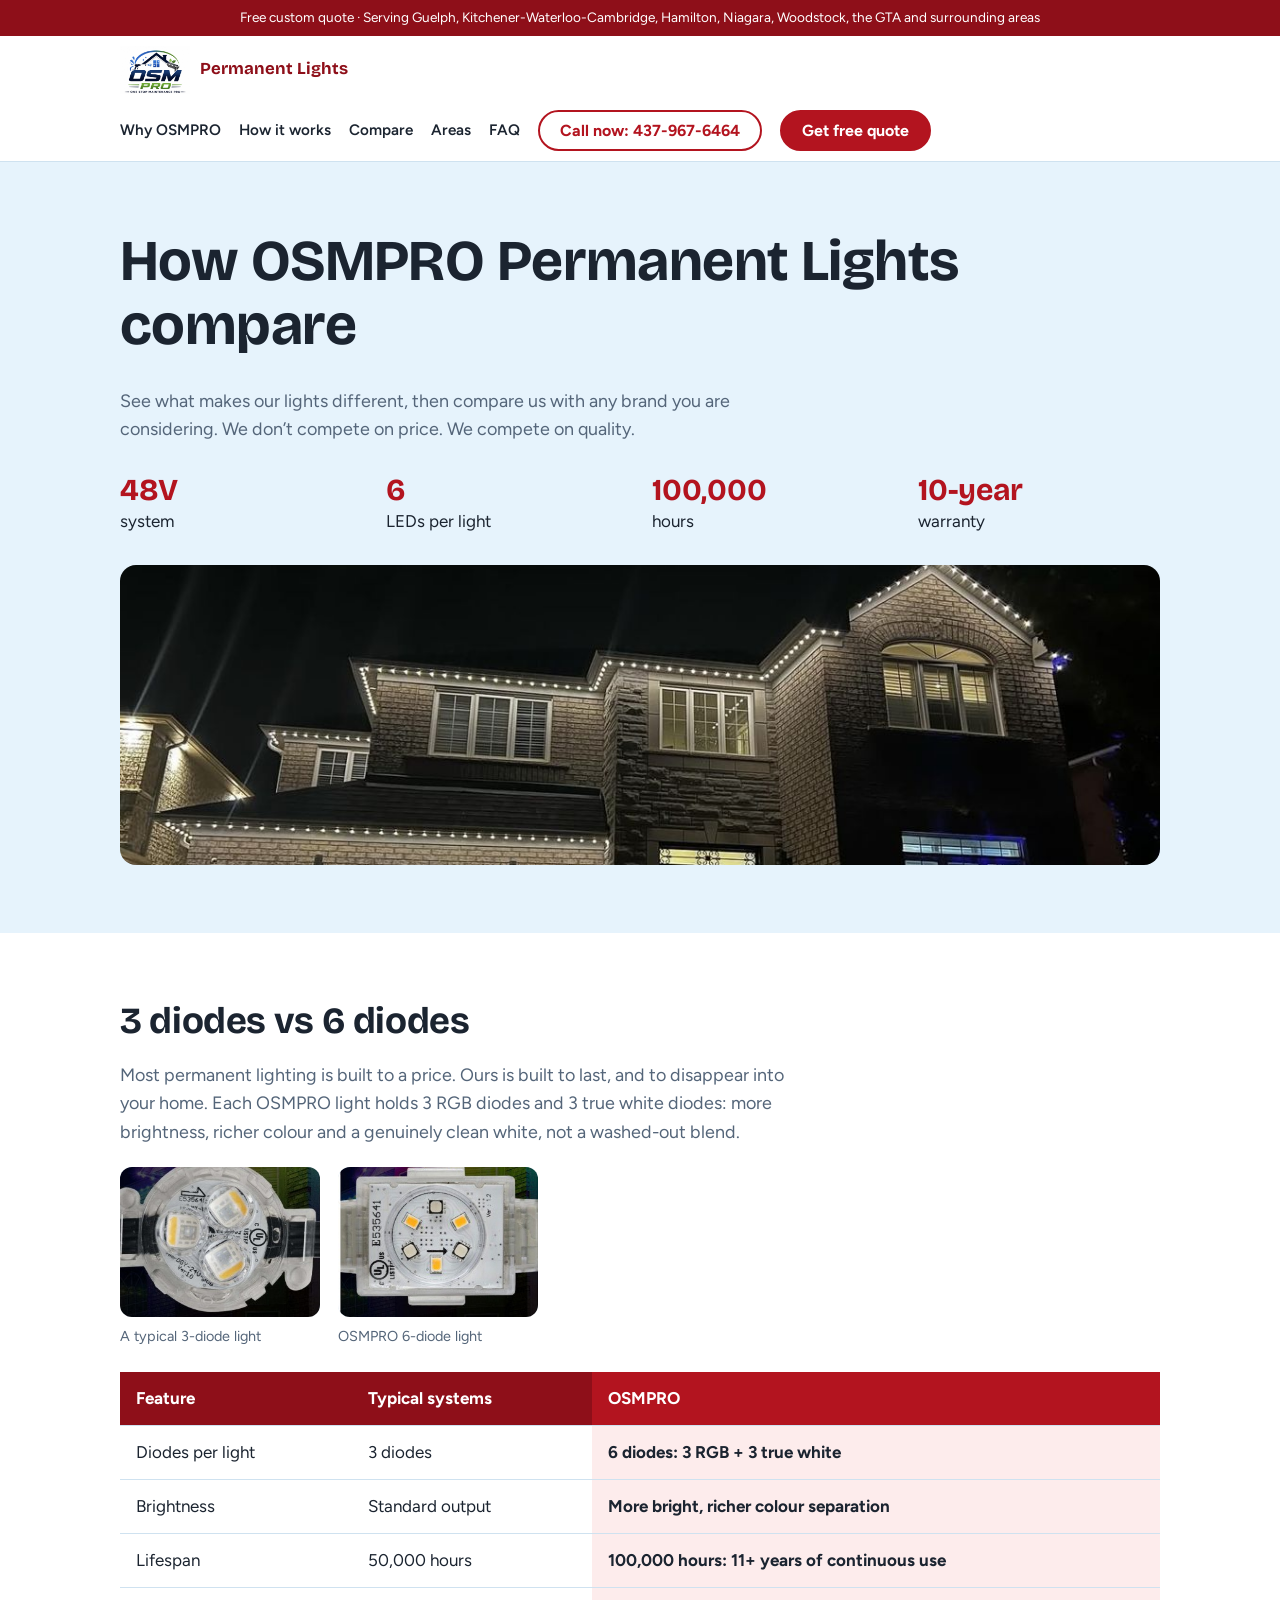
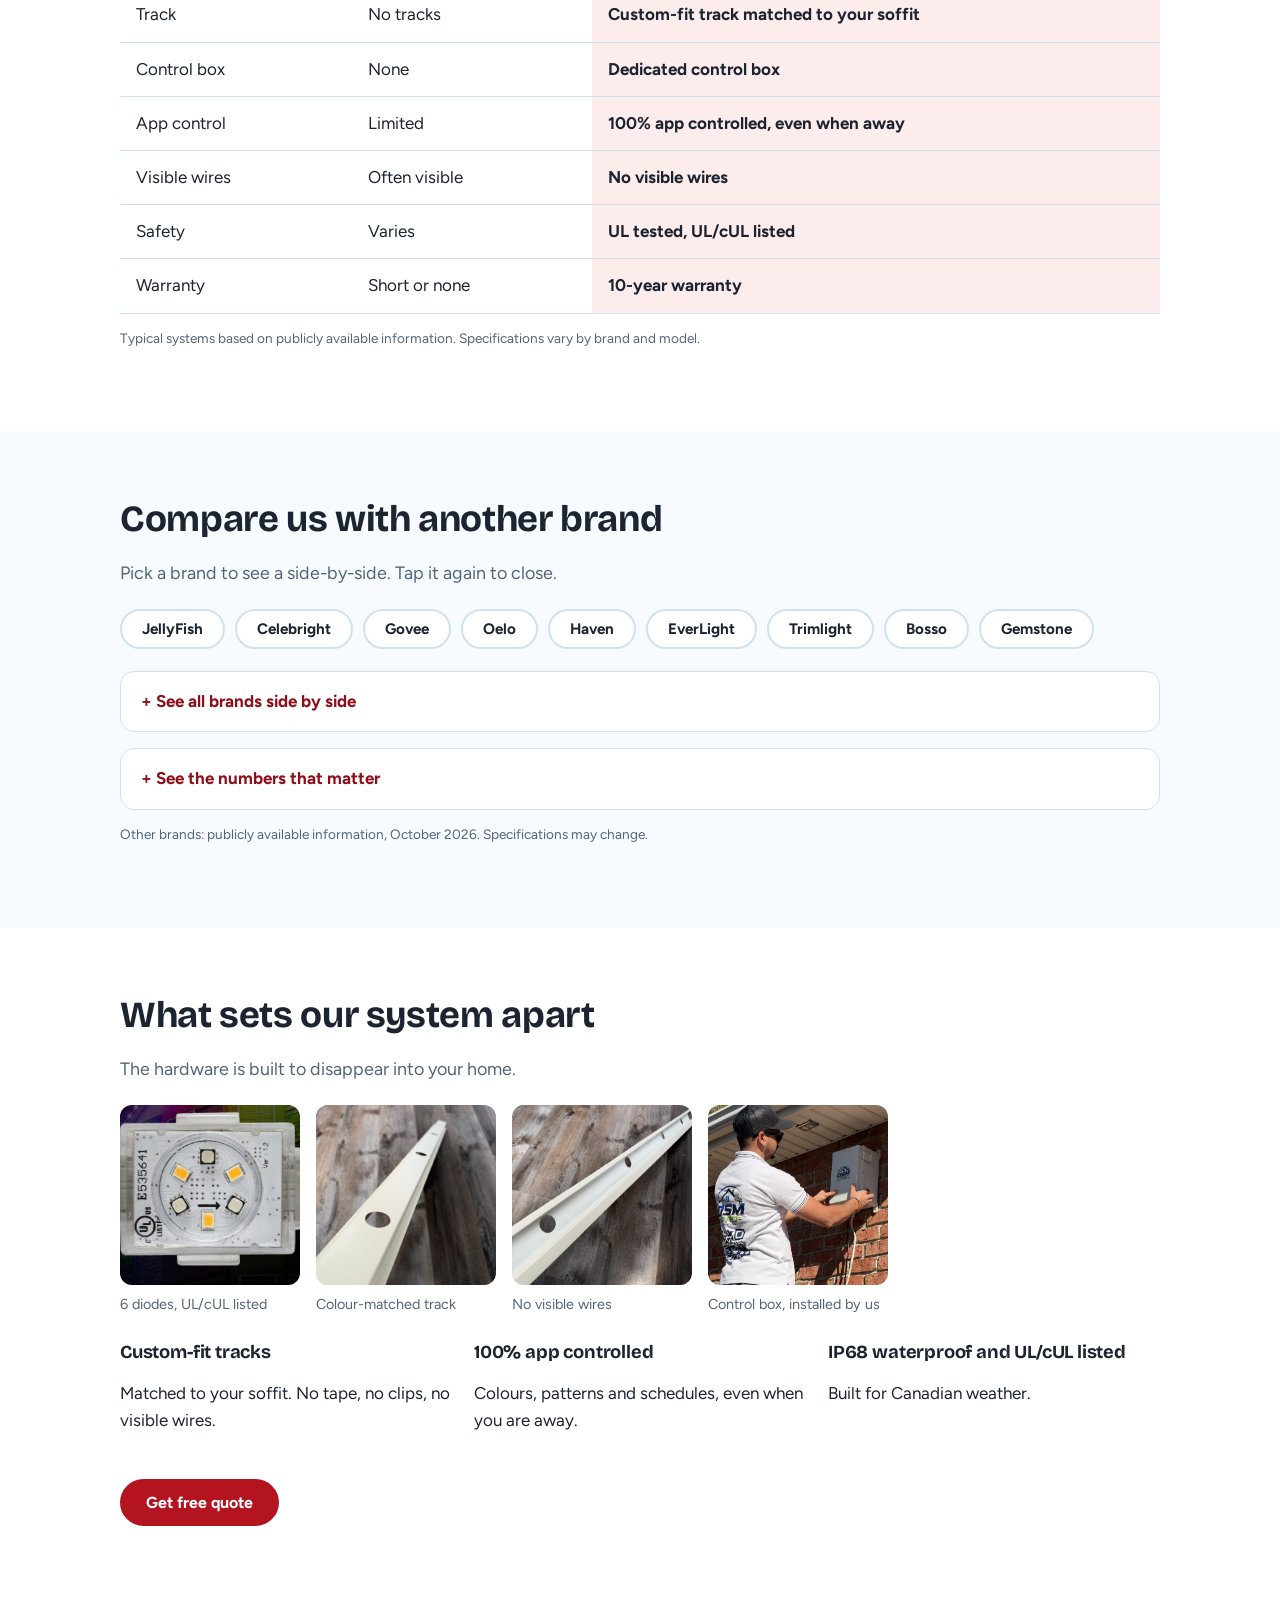
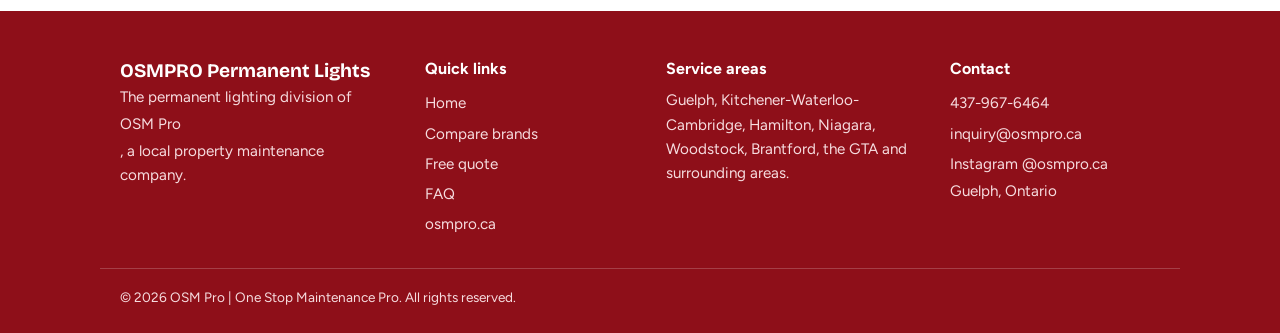
<file: compare.html>
<!doctype html><html lang="en"><head><meta charset="utf-8"><meta name="viewport" content="width=device-width,initial-scale=1"><title>Compare OSMPRO Permanent Lights to Other Brands</title><meta name="description" content="Compare OSMPRO permanent LED lights with JellyFish, Celebright, Govee, Oelo, Haven, EverLight, Trimlight, Bosso and Gemstone: voltage, LEDs per light, lifespan and warranty."><meta property="og:title" content="Compare OSMPRO Permanent Lights to Other Brands"><meta property="og:description" content="Compare OSMPRO permanent LED lights with JellyFish, Celebright, Govee, Oelo, Haven, EverLight, Trimlight, Bosso and Gemstone: voltage, LEDs per light, lifespan and warranty."><meta property="og:image" content="images/hero-poster.jpg"><meta name="theme-color" content="#8e0f19"><script>document.documentElement.className+=' js'</script><link rel="preconnect" href="https://fonts.googleapis.com"><link rel="preconnect" href="https://fonts.gstatic.com" crossorigin><link href="https://fonts.googleapis.com/css2?family=Bricolage+Grotesque:wght@600;700&family=Figtree:wght@400;600;700&display=swap" rel="stylesheet"><link rel="icon" href="images/logo.png"><link rel="stylesheet" href="style.css"></head><body>
<div class="topbar">Free custom quote · Serving Guelph, Kitchener-Waterloo-Cambridge, Hamilton, Niagara, Woodstock, the GTA and surrounding areas</div>
<header id="hdr"><div class="wrap"><a class="logo" href="index.html"><img src="images/logo.png" alt="OSM Pro One Stop Maintenance Pro"><span>Permanent Lights</span></a><button class="navtoggle" aria-expanded="false" aria-controls="nav">Menu</button><nav id="nav"><a href="index.html#benefits">Why OSMPRO</a><a href="index.html#how">How it works</a><a href="compare.html">Compare</a><a href="index.html#areas">Areas</a><a href="index.html#faq">FAQ</a><a class="btn ghost callbtn" href="tel:+14379676464">Call now: 437-967-6464</a><a class="btn" href="quote.html">Get free quote</a></nav></div></header>
<main><section class="sky"><div class="wrap"><h1>How OSMPRO Permanent Lights compare</h1><p class="lead">See what makes our lights different, then compare us with any brand you are considering. We don’t compete on price. We compete on quality.</p>
<div class="stats" style="margin-top:28px"><div><b>48V</b>system</div><div><b>6</b>LEDs per light</div><div><b>100,000</b>hours</div><div><b>10-year</b>warranty</div></div><figure class="banner rv"><img src="images/look-warm-stone.jpg" alt="A stone home with warm white permanent LED lights at night" loading="lazy"></figure></div></section>
<section class="alt" id="diodes"><div class="wrap"><h2>3 diodes vs 6 diodes</h2><p class="lead">Most permanent lighting is built to a price. Ours is built to last, and to disappear into your home. Each OSMPRO light holds 3 RGB diodes and 3 true white diodes: more brightness, richer colour and a genuinely clean white, not a washed-out blend.</p>
<div class="pairs"><figure><div class="ph" data-label="A typical 3-diode light"><img src="images/product-3-diode.jpg" alt="A typical 3-diode light" loading="lazy" onerror="this.style.display='none'"></div><figcaption>A typical 3-diode light</figcaption></figure><figure><div class="ph" data-label="OSMPRO 6-diode light"><img src="images/product-lights.jpg" alt="OSMPRO 6-diode light" loading="lazy" onerror="this.style.display='none'"></div><figcaption>OSMPRO 6-diode light</figcaption></figure></div>
<div class="scroll"><table><thead><tr><th>Feature</th><th>Typical systems</th><th class="us">OSMPRO</th></tr></thead><tbody><tr><td>Diodes per light</td><td>3 diodes</td><td class="us">6 diodes: 3 RGB + 3 true white</td></tr><tr><td>Brightness</td><td>Standard output</td><td class="us">More bright, richer colour separation</td></tr><tr><td>Lifespan</td><td>50,000 hours</td><td class="us">100,000 hours: 11+ years of continuous use</td></tr><tr><td>Track</td><td>No tracks</td><td class="us">Custom-fit track matched to your soffit</td></tr><tr><td>Control box</td><td>None</td><td class="us">Dedicated control box</td></tr><tr><td>App control</td><td>Limited</td><td class="us">100% app controlled, even when away</td></tr><tr><td>Visible wires</td><td>Often visible</td><td class="us">No visible wires</td></tr><tr><td>Safety</td><td>Varies</td><td class="us">UL tested, UL/cUL listed</td></tr><tr><td>Warranty</td><td>Short or none</td><td class="us">10-year warranty</td></tr></tbody></table></div>
<p class="fine">Typical systems based on publicly available information. Specifications vary by brand and model.</p></div></section>
<section id="compare"><div class="wrap"><h2>Compare us with another brand</h2><p class="lead">Pick a brand to see a side-by-side. Tap it again to close.</p>
<div class="pick" role="group" aria-label="Choose a brand"><button type="button" data-b="jellyfish" aria-pressed="false">JellyFish</button><button type="button" data-b="celebright" aria-pressed="false">Celebright</button><button type="button" data-b="govee" aria-pressed="false">Govee</button><button type="button" data-b="oelo" aria-pressed="false">Oelo</button><button type="button" data-b="haven" aria-pressed="false">Haven</button><button type="button" data-b="everlight" aria-pressed="false">EverLight</button><button type="button" data-b="trimlight" aria-pressed="false">Trimlight</button><button type="button" data-b="bosso" aria-pressed="false">Bosso</button><button type="button" data-b="gemstone" aria-pressed="false">Gemstone</button></div><div class="h2h" id="b-jellyfish" hidden><h3>OSMPRO vs JellyFish</h3><div class="scroll" style="margin-top:12px"><table><thead><tr><th>Spec</th><th class="us">OSMPRO</th><th>JellyFish</th></tr></thead><tbody><tr><td>Voltage</td><td class="us">48V</td><td>48V</td></tr><tr><td>LEDs per light</td><td class="us">6</td><td>3</td></tr><tr><td>True white</td><td class="us">Yes, 3 dedicated</td><td>No, RGB only</td></tr><tr><td>Rated lifespan</td><td class="us">100,000 h</td><td>50,000 h</td></tr><tr><td>Warranty</td><td class="us">10 years</td><td>5 years</td></tr></tbody></table></div><p style="margin-top:16px">Same 48V power, but 6 LEDs per light against 3, a dedicated true white against RGB-blended white, 100,000 hours against 50,000 and a 10-year warranty against 5.</p><a class="btn" href="quote.html">Get free quote</a></div><div class="h2h" id="b-celebright" hidden><h3>OSMPRO vs Celebright</h3><div class="scroll" style="margin-top:12px"><table><thead><tr><th>Spec</th><th class="us">OSMPRO</th><th>Celebright</th></tr></thead><tbody><tr><td>Voltage</td><td class="us">48V</td><td>24V</td></tr><tr><td>LEDs per light</td><td class="us">6</td><td>1 (single LED)</td></tr><tr><td>True white</td><td class="us">Yes, 3 dedicated</td><td>Single LED</td></tr><tr><td>Rated lifespan</td><td class="us">100,000 h</td><td>50,000 h</td></tr><tr><td>Warranty</td><td class="us">10 years</td><td>Not listed</td></tr></tbody></table></div><p style="margin-top:16px">48V against 24V, 6 LEDs per light against 1, and double the rated lifespan at 100,000 hours.</p><a class="btn" href="quote.html">Get free quote</a></div><div class="h2h" id="b-govee" hidden><h3>OSMPRO vs Govee</h3><div class="scroll" style="margin-top:12px"><table><thead><tr><th>Spec</th><th class="us">OSMPRO</th><th>Govee</th></tr></thead><tbody><tr><td>Voltage</td><td class="us">48V</td><td>36V</td></tr><tr><td>LEDs per light</td><td class="us">6</td><td>1 puck</td></tr><tr><td>True white</td><td class="us">Yes, 3 dedicated</td><td>Single LED</td></tr><tr><td>Rated lifespan</td><td class="us">100,000 h</td><td>about 50,000 h</td></tr><tr><td>Warranty</td><td class="us">10 years</td><td>Consumer policy</td></tr></tbody></table></div><p style="margin-top:16px">A consumer DIY product. Ours is 48V against 36V, 6 LEDs against a single puck, a custom colour-matched track instead of adhesive tape, and 100,000 hours against about 50,000.</p><a class="btn" href="quote.html">Get free quote</a></div><div class="h2h" id="b-oelo" hidden><h3>OSMPRO vs Oelo</h3><div class="scroll" style="margin-top:12px"><table><thead><tr><th>Spec</th><th class="us">OSMPRO</th><th>Oelo</th></tr></thead><tbody><tr><td>Voltage</td><td class="us">48V</td><td>36V</td></tr><tr><td>LEDs per light</td><td class="us">6</td><td>2</td></tr><tr><td>True white</td><td class="us">Yes, 3 dedicated</td><td>No dedicated white</td></tr><tr><td>Rated lifespan</td><td class="us">100,000 h</td><td>Not listed</td></tr><tr><td>Warranty</td><td class="us">10 years</td><td>7 years</td></tr></tbody></table></div><p style="margin-top:16px">48V against 36V, 6 LEDs per light against 2, dedicated true white LEDs, and a 10-year warranty.</p><a class="btn" href="quote.html">Get free quote</a></div><div class="h2h" id="b-haven" hidden><h3>OSMPRO vs Haven</h3><div class="scroll" style="margin-top:12px"><table><thead><tr><th>Spec</th><th class="us">OSMPRO</th><th>Haven</th></tr></thead><tbody><tr><td>Voltage</td><td class="us">48V</td><td>24V</td></tr><tr><td>LEDs per light</td><td class="us">6</td><td>Not listed</td></tr><tr><td>True white</td><td class="us">Yes, 3 dedicated</td><td>Not listed</td></tr><tr><td>Rated lifespan</td><td class="us">100,000 h</td><td>30,000 h</td></tr><tr><td>Warranty</td><td class="us">10 years</td><td>5 years</td></tr></tbody></table></div><p style="margin-top:16px">48V against 24V, 100,000 hours against 30,000, and a 10-year warranty against 5.</p><a class="btn" href="quote.html">Get free quote</a></div><div class="h2h" id="b-everlight" hidden><h3>OSMPRO vs EverLight</h3><div class="scroll" style="margin-top:12px"><table><thead><tr><th>Spec</th><th class="us">OSMPRO</th><th>EverLight</th></tr></thead><tbody><tr><td>Voltage</td><td class="us">48V</td><td>5V / 24V</td></tr><tr><td>LEDs per light</td><td class="us">6</td><td>Not listed</td></tr><tr><td>True white</td><td class="us">Yes, 3 dedicated</td><td>Not listed</td></tr><tr><td>Rated lifespan</td><td class="us">100,000 h</td><td>Not listed</td></tr><tr><td>Warranty</td><td class="us">10 years</td><td>3 years</td></tr></tbody></table></div><p style="margin-top:16px">48V against 5V or 24V, and a 10-year warranty against 3 years.</p><a class="btn" href="quote.html">Get free quote</a></div><div class="h2h" id="b-trimlight" hidden><h3>OSMPRO vs Trimlight</h3><div class="scroll" style="margin-top:12px"><table><thead><tr><th>Spec</th><th class="us">OSMPRO</th><th>Trimlight</th></tr></thead><tbody><tr><td>Voltage</td><td class="us">48V</td><td>12V (roofline)</td></tr><tr><td>LEDs per light</td><td class="us">6</td><td>Not listed</td></tr><tr><td>True white</td><td class="us">Yes, 3 dedicated</td><td>RGB only, no true white</td></tr><tr><td>Rated lifespan</td><td class="us">100,000 h</td><td>Not listed</td></tr><tr><td>Warranty</td><td class="us">10 years</td><td>Not listed</td></tr></tbody></table></div><p style="margin-top:16px">48V against 12V on roofline systems, with true white LEDs where theirs are RGB only.</p><a class="btn" href="quote.html">Get free quote</a></div><div class="h2h" id="b-bosso" hidden><h3>OSMPRO vs Bosso</h3><div class="scroll" style="margin-top:12px"><table><thead><tr><th>Spec</th><th class="us">OSMPRO</th><th>Bosso</th></tr></thead><tbody><tr><td>Voltage</td><td class="us">48V</td><td>12V</td></tr><tr><td>LEDs per light</td><td class="us">6</td><td>3 (three-lens puck)</td></tr><tr><td>True white</td><td class="us">Yes, 3 dedicated</td><td>Not listed</td></tr><tr><td>Rated lifespan</td><td class="us">100,000 h</td><td>Not listed</td></tr><tr><td>Warranty</td><td class="us">10 years</td><td>Not listed</td></tr></tbody></table></div><p style="margin-top:16px">48V against a 12V three-lens puck design, with 6 LEDs per light against 3.</p><a class="btn" href="quote.html">Get free quote</a></div><div class="h2h" id="b-gemstone" hidden><h3>OSMPRO vs Gemstone</h3><div class="scroll" style="margin-top:12px"><table><thead><tr><th>Spec</th><th class="us">OSMPRO</th><th>Gemstone</th></tr></thead><tbody><tr><td>Voltage</td><td class="us">48V</td><td>12V</td></tr><tr><td>LEDs per light</td><td class="us">6</td><td>3</td></tr><tr><td>True white</td><td class="us">Yes, 3 dedicated</td><td>Not listed</td></tr><tr><td>Rated lifespan</td><td class="us">100,000 h</td><td>Not listed</td></tr><tr><td>Warranty</td><td class="us">10 years</td><td>Not listed</td></tr></tbody></table></div><p style="margin-top:16px">48V against 12V and 6 LEDs per light against 3.</p><a class="btn" href="quote.html">Get free quote</a></div>
<details class="reveal"><summary>See all brands side by side</summary><div><div class="scroll"><table><thead><tr><th>Brand</th><th>Voltage</th><th>LEDs per light</th><th>True white</th><th>Lifespan</th><th>Warranty</th></tr></thead><tbody><tr class="usr"><td>OSMPRO</td><td>48V</td><td>6</td><td>Yes, 3 dedicated</td><td>100,000 h</td><td>10 years</td></tr><tr class=""><td>JellyFish</td><td>48V</td><td>3</td><td>No, RGB only</td><td>50,000 h</td><td>5 years</td></tr><tr class=""><td>Celebright</td><td>24V</td><td>1 (single LED)</td><td>Single LED</td><td>50,000 h</td><td>Not listed</td></tr><tr class=""><td>Govee</td><td>36V</td><td>1 puck</td><td>Single LED</td><td>about 50,000 h</td><td>Consumer policy</td></tr><tr class=""><td>Oelo</td><td>36V</td><td>2</td><td>No dedicated white</td><td>Not listed</td><td>7 years</td></tr><tr class=""><td>Haven</td><td>24V</td><td>Not listed</td><td>Not listed</td><td>30,000 h</td><td>5 years</td></tr><tr class=""><td>EverLight</td><td>5V / 24V</td><td>Not listed</td><td>Not listed</td><td>Not listed</td><td>3 years</td></tr><tr class=""><td>Trimlight</td><td>12V (roofline)</td><td>Not listed</td><td>RGB only, no true white</td><td>Not listed</td><td>Not listed</td></tr><tr class=""><td>Bosso</td><td>12V</td><td>3 (three-lens puck)</td><td>Not listed</td><td>Not listed</td><td>Not listed</td></tr><tr class=""><td>Gemstone</td><td>12V</td><td>3</td><td>Not listed</td><td>Not listed</td><td>Not listed</td></tr></tbody></table></div><p class="fine">“Not listed” means we have not found a published figure.</p></div></details>
<details class="reveal"><summary>See the numbers that matter</summary><div><div class="charts"><div class="chart"><h3>LEDs per light</h3><p class="fine" style="margin:0 0 8px">More LEDs means more brightness and richer colour.</p><div class="b us"><span>OSMPRO</span><div class="bar"><i style="width:100%"></i></div><b>6</b></div><div class="b"><span>JellyFish</span><div class="bar"><i style="width:50%"></i></div><b>3</b></div><div class="b"><span>Gemstone</span><div class="bar"><i style="width:50%"></i></div><b>3</b></div><div class="b"><span>Bosso</span><div class="bar"><i style="width:50%"></i></div><b>3</b></div><div class="b"><span>Oelo</span><div class="bar"><i style="width:33%"></i></div><b>2</b></div><div class="b"><span>Celebright</span><div class="bar"><i style="width:17%"></i></div><b>1</b></div><div class="b"><span>Govee</span><div class="bar"><i style="width:17%"></i></div><b>1</b></div></div><div class="chart"><h3>System voltage</h3><p class="fine" style="margin:0 0 8px">Higher voltage carries power further.</p><div class="b us"><span>OSMPRO</span><div class="bar"><i style="width:100%"></i></div><b>48V</b></div><div class="b"><span>JellyFish</span><div class="bar"><i style="width:100%"></i></div><b>48V</b></div><div class="b"><span>Oelo</span><div class="bar"><i style="width:75%"></i></div><b>36V</b></div><div class="b"><span>Govee</span><div class="bar"><i style="width:75%"></i></div><b>36V</b></div><div class="b"><span>Celebright</span><div class="bar"><i style="width:50%"></i></div><b>24V</b></div><div class="b"><span>Haven</span><div class="bar"><i style="width:50%"></i></div><b>24V</b></div><div class="b"><span>EverLight</span><div class="bar"><i style="width:50%"></i></div><b>5V / 24V</b></div><div class="b"><span>Trimlight</span><div class="bar"><i style="width:25%"></i></div><b>12V</b></div><div class="b"><span>Gemstone</span><div class="bar"><i style="width:25%"></i></div><b>12V</b></div><div class="b"><span>Bosso</span><div class="bar"><i style="width:25%"></i></div><b>12V</b></div></div><div class="chart"><h3>Rated lifespan (hours)</h3><p class="fine" style="margin:0 0 8px">100,000 hours is over 11 years of continuous use.</p><div class="b us"><span>OSMPRO</span><div class="bar"><i style="width:100%"></i></div><b>100,000</b></div><div class="b"><span>JellyFish</span><div class="bar"><i style="width:50%"></i></div><b>50,000</b></div><div class="b"><span>Celebright</span><div class="bar"><i style="width:50%"></i></div><b>50,000</b></div><div class="b"><span>Govee</span><div class="bar"><i style="width:50%"></i></div><b>~50,000</b></div><div class="b"><span>Haven</span><div class="bar"><i style="width:30%"></i></div><b>30,000</b></div></div><div class="chart"><h3>Warranty (years)</h3><p class="fine" style="margin:0 0 8px">One of the longest warranties in the category.</p><div class="b us"><span>OSMPRO</span><div class="bar"><i style="width:100%"></i></div><b>10 years</b></div><div class="b"><span>Oelo</span><div class="bar"><i style="width:70%"></i></div><b>7 years</b></div><div class="b"><span>JellyFish</span><div class="bar"><i style="width:50%"></i></div><b>5 years</b></div><div class="b"><span>Haven</span><div class="bar"><i style="width:50%"></i></div><b>5 years</b></div><div class="b"><span>EverLight</span><div class="bar"><i style="width:30%"></i></div><b>3 years</b></div></div></div></div></details>
<p class="fine">Other brands: publicly available information, October 2026. Specifications may change.</p></div></section>
<section class="alt"><div class="wrap"><h2>What sets our system apart</h2><p class="lead">The hardware is built to disappear into your home.</p>
<div class="thumbs"><figure style="margin:0"><div class="ph" data-label="6 diodes, UL/cUL listed"><img src="images/product-lights.jpg" alt="6 diodes, UL/cUL listed" loading="lazy" onerror="this.style.display='none'"></div><figcaption>6 diodes, UL/cUL listed</figcaption></figure><figure style="margin:0"><div class="ph" data-label="Colour-matched track"><img src="images/product-track.jpg" alt="Colour-matched track" loading="lazy" onerror="this.style.display='none'"></div><figcaption>Colour-matched track</figcaption></figure><figure style="margin:0"><div class="ph" data-label="No visible wires"><img src="images/product-track-2.jpg" alt="No visible wires" loading="lazy" onerror="this.style.display='none'"></div><figcaption>No visible wires</figcaption></figure><figure style="margin:0"><div class="ph" data-label="Control box, installed by us"><img src="images/install-controller.jpg" alt="Control box, installed by us" loading="lazy" onerror="this.style.display='none'"></div><figcaption>Control box, installed by us</figcaption></figure></div>
<div class="grid"><div><h3>Custom-fit tracks</h3><p>Matched to your soffit. No tape, no clips, no visible wires.</p></div><div><h3>100% app controlled</h3><p>Colours, patterns and schedules, even when you are away.</p></div><div><h3>IP68 waterproof and UL/cUL listed</h3><p>Built for Canadian weather.</p></div></div>
<p style="margin-top:28px"><a class="btn" href="quote.html">Get free quote</a></p></div></section></main></main><footer><div class="wrap fgrid"><div><b class="fb">OSMPRO Permanent Lights</b><p>The permanent lighting division of <a href="https://osmpro.ca">OSM Pro</a>, a local property maintenance company.</p></div>
<div><h4>Quick links</h4><a href="index.html">Home</a><a href="compare.html">Compare brands</a><a href="quote.html">Free quote</a><a href="index.html#faq">FAQ</a><a href="https://osmpro.ca">osmpro.ca</a></div>
<div><h4>Service areas</h4><p>Guelph, Kitchener-Waterloo-Cambridge, Hamilton, Niagara, Woodstock, Brantford, the GTA and surrounding areas.</p></div>
<div><h4>Contact</h4><a href="tel:+14379676464">437-967-6464</a><a href="mailto:inquiry@osmpro.ca">inquiry@osmpro.ca</a><a href="https://instagram.com/osmpro.ca">Instagram @osmpro.ca</a><p>Guelph, Ontario</p></div></div>
<div class="wrap fine2">© 2026 OSM Pro | One Stop Maintenance Pro. All rights reserved.</div></footer><div class="stickybar"><a class="btn ghost" href="tel:+14379676464">Call now</a><a class="btn" href="quote.html">Get free quote</a></div><script src="site.js"></script><script src="compare.js"></script></body></html>
</file>
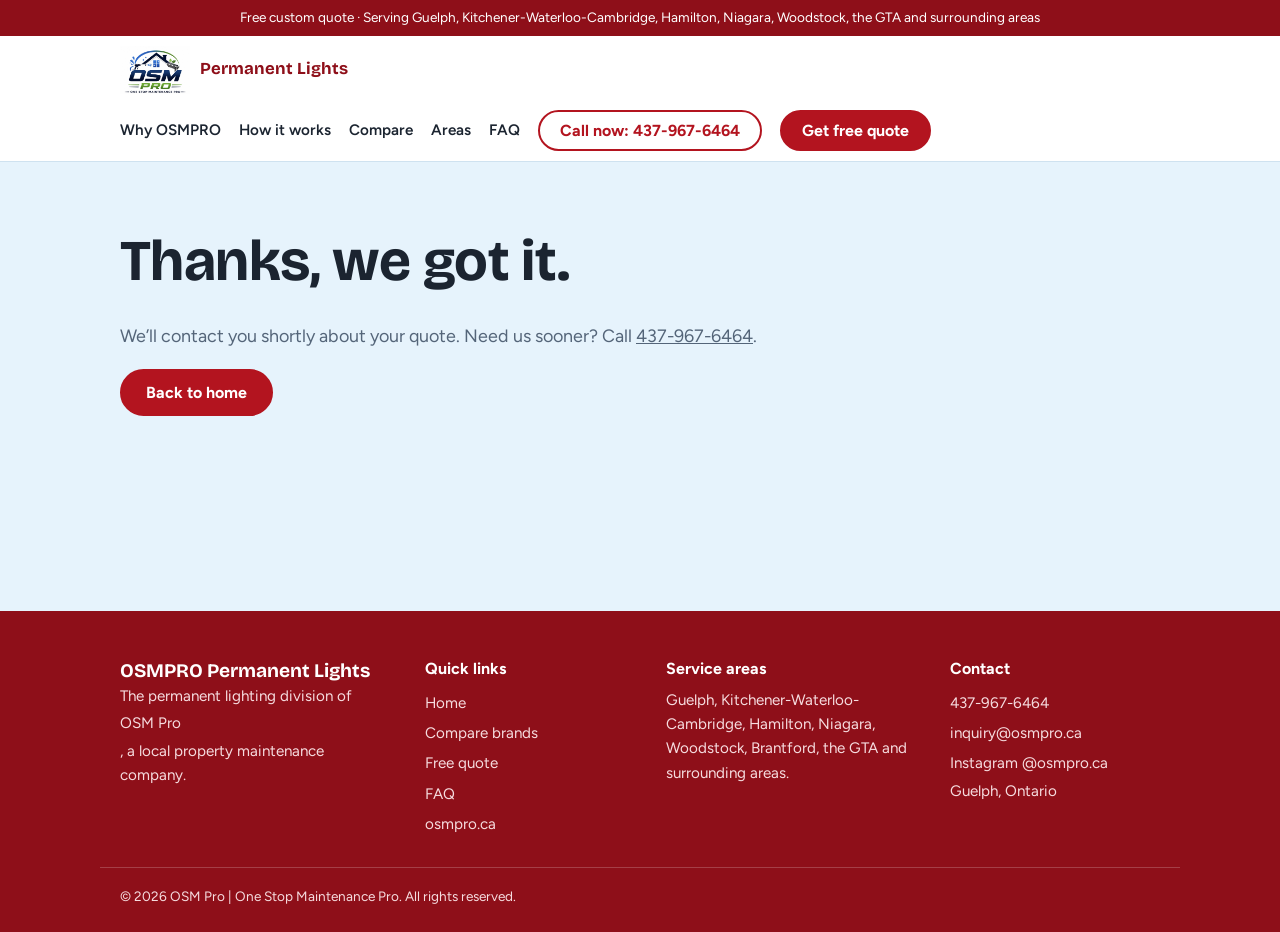
<file: thanks.html>
<!doctype html><html lang="en"><head><meta charset="utf-8"><meta name="viewport" content="width=device-width,initial-scale=1"><title>Thank you | OSMPRO Permanent Lights</title><meta name="description" content="Quote request received."><meta property="og:title" content="Thank you | OSMPRO Permanent Lights"><meta property="og:description" content="Quote request received."><meta property="og:image" content="images/hero-poster.jpg"><meta name="theme-color" content="#8e0f19"><script>document.documentElement.className+=' js'</script><link rel="preconnect" href="https://fonts.googleapis.com"><link rel="preconnect" href="https://fonts.gstatic.com" crossorigin><link href="https://fonts.googleapis.com/css2?family=Bricolage+Grotesque:wght@600;700&family=Figtree:wght@400;600;700&display=swap" rel="stylesheet"><link rel="icon" href="images/logo.png"><link rel="stylesheet" href="style.css"></head><body>
<div class="topbar">Free custom quote · Serving Guelph, Kitchener-Waterloo-Cambridge, Hamilton, Niagara, Woodstock, the GTA and surrounding areas</div>
<header id="hdr"><div class="wrap"><a class="logo" href="index.html"><img src="images/logo.png" alt="OSM Pro One Stop Maintenance Pro"><span>Permanent Lights</span></a><button class="navtoggle" aria-expanded="false" aria-controls="nav">Menu</button><nav id="nav"><a href="index.html#benefits">Why OSMPRO</a><a href="index.html#how">How it works</a><a href="compare.html">Compare</a><a href="index.html#areas">Areas</a><a href="index.html#faq">FAQ</a><a class="btn ghost callbtn" href="tel:+14379676464">Call now: 437-967-6464</a><a class="btn" href="quote.html">Get free quote</a></nav></div></header>
<main><section class="dark" style="min-height:50vh"><div class="wrap"><h1>Thanks, we got it.</h1><p class="lead">We’ll contact you shortly about your quote. Need us sooner? Call <a href="tel:+14379676464">437-967-6464</a>.</p><p><a class="btn" href="index.html">Back to home</a></p></div></section></main><footer><div class="wrap fgrid"><div><b class="fb">OSMPRO Permanent Lights</b><p>The permanent lighting division of <a href="https://osmpro.ca">OSM Pro</a>, a local property maintenance company.</p></div>
<div><h4>Quick links</h4><a href="index.html">Home</a><a href="compare.html">Compare brands</a><a href="quote.html">Free quote</a><a href="index.html#faq">FAQ</a><a href="https://osmpro.ca">osmpro.ca</a></div>
<div><h4>Service areas</h4><p>Guelph, Kitchener-Waterloo-Cambridge, Hamilton, Niagara, Woodstock, Brantford, the GTA and surrounding areas.</p></div>
<div><h4>Contact</h4><a href="tel:+14379676464">437-967-6464</a><a href="mailto:inquiry@osmpro.ca">inquiry@osmpro.ca</a><a href="https://instagram.com/osmpro.ca">Instagram @osmpro.ca</a><p>Guelph, Ontario</p></div></div>
<div class="wrap fine2">© 2026 OSM Pro | One Stop Maintenance Pro. All rights reserved.</div></footer><div class="stickybar"><a class="btn ghost" href="tel:+14379676464">Call now</a><a class="btn" href="quote.html">Get free quote</a></div><script src="site.js"></script></body></html>
</file>
<file: style.css>
:root{--sky:#e6f3fc;--sky2:#d2e8f7;--paper:#f7fbff;--ink:#1b2430;--muted:#546579;--line:#cfe2f0;--red:#b3141f;--red2:#8e0f19;--night:#1a1d24}
*{box-sizing:border-box}html{scroll-behavior:smooth}
body{margin:0;font:17px/1.6 Figtree,system-ui,sans-serif;color:var(--ink);background:var(--paper)}
h1,h2,h3{font-family:'Bricolage Grotesque',Figtree,sans-serif;line-height:1.12;margin:0 0 .5em;letter-spacing:-.01em}
h1{font-size:clamp(2.2rem,5vw,3.6rem)}h2{font-size:clamp(1.6rem,3.4vw,2.3rem)}h3{font-size:1.15rem}
a{color:inherit}img{max-width:100%}
.wrap{max-width:1080px;margin:0 auto;padding:0 20px}
section{padding:68px 0}.sky,.dark{background:var(--sky)}.alt{background:#fff}
.lead{font-size:1.12rem;max-width:62ch;color:var(--muted)}.sub{color:var(--muted);margin:0 0 20px}
header{background:#fff;position:sticky;top:0;z-index:20;box-shadow:0 1px 0 var(--line)}
header .wrap{display:flex;align-items:center;justify-content:space-between;gap:16px;padding-top:10px;padding-bottom:10px;flex-wrap:wrap}
.logo{display:flex;align-items:center;gap:10px;text-decoration:none;font-family:'Bricolage Grotesque',sans-serif;font-weight:700;color:var(--red2)}.logo img{height:48px;width:auto}.logo span{font-size:1.05rem}
nav{display:flex;gap:18px;align-items:center;flex-wrap:wrap}nav a{text-decoration:none;font-size:.95rem;font-weight:600}nav a:hover{color:var(--red)}
.btn{display:inline-block;background:var(--red);color:#fff;padding:12px 24px;border-radius:999px;font:700 1rem Figtree,sans-serif;text-decoration:none;border:2px solid var(--red);cursor:pointer}
.btn:hover{background:var(--red2);border-color:var(--red2)}.btn.ghost{background:transparent;color:var(--red)}.btn.ghost:hover{background:var(--red);color:#fff}
nav .btn{color:#fff;padding:9px 20px}nav .btn:hover{color:#fff}
:focus-visible{outline:3px solid var(--red);outline-offset:3px}
.cta-row{display:flex;gap:12px;flex-wrap:wrap;margin-top:26px}
/* hero */
.hero{background:linear-gradient(180deg,var(--sky),var(--paper));padding:48px 0 56px}
.hero .wrap{display:grid;grid-template-columns:1.1fr .9fr;gap:48px;align-items:center}
.vframe{margin:0;justify-self:center;border-radius:22px;overflow:hidden;box-shadow:0 18px 44px rgba(27,36,48,.28);background:#000;line-height:0}
.vframe video{display:block;height:min(66vh,540px);aspect-ratio:9/16;width:auto;object-fit:cover}
@media(max-width:820px){.hero .wrap{grid-template-columns:1fr;gap:28px}.vframe{order:-1}.vframe video{height:min(58vh,460px)}}
.stats{display:grid;grid-template-columns:repeat(auto-fit,minmax(170px,1fr));gap:24px}
.stats b{display:block;font:700 1.9rem 'Bricolage Grotesque',sans-serif;color:var(--red)}
.statband{background:#fff;padding:34px 0;border-top:1px solid var(--line);border-bottom:1px solid var(--line)}
/* scenes */
.night{background:var(--night);border-radius:18px;padding:24px;color:#eee}.roof{width:100%;display:block}.roof circle{transition:fill .5s;filter:drop-shadow(0 0 6px currentColor)}
.scenes{display:flex;gap:8px;flex-wrap:wrap;margin-top:18px}
.scenes button{background:transparent;color:#eee;border:1px solid #5b616d;border-radius:999px;padding:7px 16px;cursor:pointer;font:600 .9rem Figtree,sans-serif}
.scenes button[aria-pressed=true]{background:#fff;color:var(--night);border-color:#fff}
/* images */
.ph{aspect-ratio:4/3;background:linear-gradient(135deg,#c9def0,#e6f3fc);border-radius:12px;overflow:hidden;position:relative;margin:0}
.ph::after{content:attr(data-label);position:absolute;inset:0;display:grid;place-items:center;color:#7d95ad;font-size:.8rem;text-align:center;padding:10px}
.ph[data-label=""]::after{content:none}.ph img{position:relative;z-index:1;width:100%;height:100%;object-fit:cover;display:block}
figcaption{padding:8px 0 0;font-size:.9rem;color:var(--muted)}
/* feature rows */
.rows{margin-top:24px}.row2{display:grid;grid-template-columns:minmax(0,300px) 1fr;gap:36px;align-items:center;padding:28px 0;border-top:1px solid var(--line)}
.row2:nth-child(even){grid-template-columns:1fr minmax(0,300px)}.row2:nth-child(even) .ph{order:2}
.tag{font:700 .8rem Figtree,sans-serif;letter-spacing:.1em;color:var(--red);text-transform:uppercase}.row2 h3{font-size:1.5rem;margin:.2em 0 .3em}.row2 p{margin:0;color:var(--muted);max-width:50ch}
@media(max-width:700px){.row2,.row2:nth-child(even){grid-template-columns:1fr;gap:16px}.row2:nth-child(even) .ph{order:0}.row2 .ph{max-width:320px}}
/* versus */
.vs{display:grid;grid-template-columns:repeat(auto-fit,minmax(260px,1fr));gap:22px;max-width:760px;margin:28px 0 0}
.side{background:#fff;border:1px solid var(--line);border-radius:16px;padding:22px;text-align:center;position:relative}.side.us{border:2px solid var(--red);background:#fffafa}
.side .ph{width:190px;margin:0 auto 14px}.side h3{font-size:1.3rem}.side ul{list-style:none;padding:0;margin:12px 0 0;text-align:left;color:var(--muted)}.side li{padding:6px 0 6px 24px;position:relative}
.side li::before{content:'–';position:absolute;left:4px;color:#8a97a6}.side.us li::before{content:'✓';color:var(--red);font-weight:700}
.flag{position:absolute;top:-12px;left:50%;transform:translateX(-50%);background:var(--red);color:#fff;font:700 .75rem Figtree,sans-serif;padding:3px 14px;border-radius:99px;letter-spacing:.05em}
/* seasons */
.cards3{display:grid;grid-template-columns:repeat(auto-fit,minmax(250px,1fr));gap:20px;margin-top:28px}
.sc{background:#fff;border:1px solid var(--line);border-top:4px solid var(--red);border-radius:12px;padding:24px}.sc p{color:var(--muted);margin:0 0 14px}
.chips{display:flex;gap:8px;flex-wrap:wrap}.chips span,.chips a{background:#fff;color:var(--ink);border:1px solid var(--line);padding:5px 14px;border-radius:999px;font-size:.9rem;text-decoration:none}.chips a:hover{border-color:var(--red);color:var(--red)}
.two{display:grid;grid-template-columns:repeat(auto-fit,minmax(300px,1fr));gap:40px;align-items:center}
.steps{counter-reset:s;list-style:none;padding:0;display:grid;grid-template-columns:repeat(auto-fit,minmax(220px,1fr));gap:24px}
.steps li{counter-increment:s;border-top:3px solid var(--red);padding-top:12px}.steps li::before{content:counter(s) '.';font:700 1.4rem 'Bricolage Grotesque',sans-serif;color:var(--red)}
details{border-bottom:1px solid var(--line);padding:16px 0}summary{cursor:pointer;font-weight:700}details p{margin:.6em 0 0;color:var(--muted)}
/* tables / charts / compare */
.scroll{overflow-x:auto;margin-top:24px}table{border-collapse:collapse;width:100%;min-width:520px;background:#fff}
th,td{padding:13px 16px;text-align:left;border-bottom:1px solid var(--line);vertical-align:top}
thead th{background:var(--red2);color:#fff}thead th.us{background:var(--red)}td.us,tr.usr td{background:#fdecec;font-weight:700}
.fine{font-size:.85rem;color:var(--muted);margin-top:14px}
.pick{display:flex;flex-wrap:wrap;gap:10px;margin:22px 0}.pick button{background:#fff;color:var(--ink);border:2px solid var(--line);border-radius:999px;padding:9px 20px;font:700 .95rem Figtree,sans-serif;cursor:pointer}
.pick button:hover{border-color:var(--red)}.pick button[aria-pressed=true]{background:var(--red);border-color:var(--red);color:#fff}
.h2h{background:#fff;border:1px solid var(--line);border-radius:16px;padding:24px}.h2h table{min-width:0}.h2h p{color:var(--muted)}
.reveal{border:1px solid var(--line);border-radius:14px;background:#fff;padding:0;margin-top:16px}.reveal>summary{padding:16px 20px;list-style:none;color:var(--red2)}.reveal>summary::before{content:'+ ';font-weight:700}.reveal[open]>summary::before{content:'– '}
.reveal>div{padding:0 20px 24px}
.charts{display:grid;grid-template-columns:repeat(auto-fit,minmax(300px,1fr));gap:30px}.chart h3{margin-bottom:2px}
.b{display:grid;grid-template-columns:96px 1fr 88px;gap:10px;align-items:center;margin:7px 0;font-size:.92rem}.b .bar{height:12px;background:#dbe8f3;border-radius:99px;overflow:hidden}.b .bar i{display:block;height:100%;background:#9ab4cc}.b.us .bar i{background:var(--red)}.b.us span,.b.us b{font-weight:700;color:var(--red2)}.b b{text-align:right;font-weight:600}
.thumbs{display:grid;grid-template-columns:repeat(auto-fit,minmax(130px,180px));gap:16px;margin-top:22px}.thumbs .ph{aspect-ratio:1/1}
.pairs{display:flex;gap:18px;flex-wrap:wrap;margin-top:20px}.pairs figure{margin:0;width:200px}.pairs .ph{aspect-ratio:4/3}
.grid{display:grid;grid-template-columns:repeat(auto-fit,minmax(240px,1fr));gap:22px;margin-top:26px}
/* estimator */
.wiz{max-width:760px;margin:0 auto;padding:24px 20px 70px;text-align:center}.wiz h2{margin:18px 0 6px}
.top{min-height:36px;text-align:left}.back{background:none;border:0;color:var(--red);font:700 1rem Figtree,sans-serif;cursor:pointer;padding:6px 0}
.bar{height:12px;background:#dbe8f3;border-radius:99px;overflow:hidden}.bar i{display:block;height:100%;width:0;background:var(--red);transition:width .4s}
.step{display:none}.step.on{display:block}.step .btn{margin-top:24px}
.pics{display:grid;grid-template-columns:repeat(2,1fr);gap:14px}
.pic{cursor:pointer;display:block;padding:8px;border:3px solid var(--line);border-radius:16px;background:#fff;font-weight:700}.pic input,.li input{position:absolute;opacity:0}
.pic .ph{border-radius:10px}.pic b{display:block;padding:8px 0 2px}.pic:has(input:checked),.li:has(input:checked){border-color:var(--red);background:#fdecec}
.pic:has(input:focus-visible),.li:has(input:focus-visible){outline:3px solid var(--red)}
.list{display:grid;gap:12px;text-align:left}.li{display:flex;align-items:center;gap:14px;padding:16px;border:2px solid var(--line);border-radius:16px;background:#fff;cursor:pointer;position:relative}
.li span{flex:1}.li b{display:block}.li small{color:var(--muted)}
.ic{font-style:normal;background:var(--sky);border-radius:12px;width:48px;height:48px;display:grid;place-items:center;font-size:1.4rem}
.dot{width:26px;height:26px;border:2px solid #b9c9d8;border-radius:50%}.li:has(input:checked) .dot{background:var(--red);border-color:var(--red)}
.big{display:grid;gap:8px;text-align:left}.meter{background:#fff;border:1px solid var(--line);border-radius:14px;padding:16px;margin:16px 0;text-align:left;font-weight:700}.meter .bar{margin-top:10px}
.card{background:#fff;border:1px solid var(--line);border-radius:16px;padding:24px;text-align:left;display:grid;gap:14px}.card h2{margin:0}
form{display:grid;gap:16px;max-width:640px;margin:0 auto}label{display:grid;gap:6px;font-weight:600}.hp{display:none}
input,select,textarea{font:inherit;padding:12px;border:1px solid #b9c9d8;border-radius:8px;background:#fff;color:var(--ink)}
#loading video{width:100%;max-width:420px;aspect-ratio:16/9;background:#000;border-radius:14px;margin-top:12px}
.result{background:var(--red2);color:#fff;padding:26px;border-radius:14px}.result p{margin:0;color:#ffd9dc}.result b{display:block;font:700 2.4rem 'Bricolage Grotesque',sans-serif;color:#fff}.result .btn.ghost{color:#fff}
.btn[disabled]{opacity:.5;cursor:not-allowed}
.acwrap{position:relative;max-width:560px;margin:0 auto;text-align:left}.acwrap input{width:100%;font-size:1.05rem;padding:14px}
#sug{position:absolute;left:0;right:0;top:calc(100% - 32px);margin:0;padding:6px;list-style:none;background:#fff;border:1px solid #b9c9d8;border-radius:12px;box-shadow:0 12px 30px rgba(27,36,48,.18);z-index:30}
#sug li{padding:11px 14px;border-radius:8px;cursor:pointer}#sug li:hover,#sug li[aria-selected=true]{background:var(--sky)}#sug small{display:block;color:var(--muted)}#sug li.typed{color:var(--red2);font-weight:600}
footer{background:var(--red2);color:#f6dcdf;padding:40px 0;font-size:.95rem}footer a{color:#fff}footer b{color:#fff}
@media(prefers-reduced-motion:reduce){*{transition:none!important;scroll-behavior:auto!important}.vframe video{display:none}}
/* ---- polish ---- */
.topbar{background:var(--red2);color:#fff;text-align:center;font-size:.85rem;padding:7px 14px}
header{transition:box-shadow .3s}header.sc{box-shadow:0 6px 24px rgba(27,36,48,.12)}
.navtoggle{display:none;background:none;border:2px solid var(--line);border-radius:999px;padding:7px 16px;font:700 .9rem Figtree,sans-serif;color:var(--ink);cursor:pointer}
@media(max-width:1000px){.navtoggle{display:block}nav{display:none;width:100%;flex-direction:column;align-items:flex-start;gap:4px;padding:8px 0 14px}nav.open{display:flex}nav a{padding:8px 0}nav .btn{margin-top:6px}}
.eyebrow{display:inline-block;font:700 .78rem Figtree,sans-serif;letter-spacing:.12em;text-transform:uppercase;color:var(--red);margin-bottom:10px}
.hero h1{max-width:16ch}
.rv{opacity:1;transform:none}.js .rv{opacity:0;transform:translateY(18px);transition:opacity .7s ease,transform .7s ease}.js .rv.in{opacity:1;transform:none}
.bgrid{display:grid;grid-template-columns:repeat(auto-fit,minmax(280px,1fr));gap:20px;margin-top:28px}
.bn{background:#fff;border:1px solid var(--line);border-radius:16px;padding:26px;transition:transform .3s,box-shadow .3s,border-color .3s}
.bn:hover{transform:translateY(-4px);box-shadow:0 14px 34px rgba(27,36,48,.1);border-color:#e7b1b5}
.bn.hl{border:2px solid var(--red);background:#fffafa}.bn h3{margin:14px 0 8px;font-size:1.2rem}.bn p{margin:0;color:var(--muted)}
.icn{display:inline-grid;place-items:center;width:52px;height:52px;border-radius:14px;background:#fdecec;color:var(--red)}
.steps3{display:grid;grid-template-columns:repeat(auto-fit,minmax(260px,1fr));gap:24px;margin-top:28px}
.st{background:#fff;border:1px solid var(--line);border-radius:16px;padding:28px;position:relative}.alt .st{background:var(--paper)}
.num{font:700 2.4rem 'Bricolage Grotesque',sans-serif;color:#f0b9bd;line-height:1}.st h3{margin:10px 0 8px;font-size:1.25rem}.st p{color:var(--muted);margin:0 0 12px}
.st ul{list-style:none;padding:0;margin:0}.st li{padding:4px 0 4px 24px;position:relative;color:var(--ink)}.st li::before{content:'✓';position:absolute;left:0;color:var(--red);font-weight:700}
.agrid{display:grid;grid-template-columns:repeat(auto-fit,minmax(290px,1fr));gap:20px;margin-top:28px}
.ar{background:#fff;border:1px solid var(--line);border-radius:16px;padding:22px}.ar h3{display:flex;align-items:center;gap:10px;font-size:1.15rem}.ar .icn{width:36px;height:36px;border-radius:10px}.ar .icn svg{width:20px;height:20px}.ar p{margin:0;color:var(--muted)}
.lifebar{background:#fff;border:1px solid var(--line);border-radius:16px;padding:24px;display:grid;gap:16px}.lifebar div{display:grid;grid-template-columns:78px 1fr 92px;gap:12px;align-items:center;position:relative}
.lifebar i{display:block;height:18px;border-radius:99px;background:var(--red);transform-origin:left;transition:transform 1.1s ease}.lifebar .o i{background:#9ab4cc}.lifebar b{text-align:right}.lifebar span{font-weight:700}
.js .lifebar:not(.in) i{transform:scaleX(0)}
.eyebrow+h1{margin-top:0}
.cta{text-align:left}
summary{position:relative;padding-right:28px;transition:color .2s}summary:hover{color:var(--red)}summary::-webkit-details-marker{display:none}summary::after{content:'+';position:absolute;right:4px;top:-2px;font-size:1.5rem;font-weight:400;color:var(--red)}details[open] summary::after{content:'–'}
details[open]>p{animation:fade .35s ease}@keyframes fade{from{opacity:0;transform:translateY(-4px)}to{opacity:1;transform:none}}
.btn{transition:background .2s,color .2s,transform .2s,box-shadow .2s}.btn:hover{transform:translateY(-2px);box-shadow:0 8px 20px rgba(142,15,25,.25)}
.reveal>summary::after{content:none}
footer{padding:48px 0 24px}.fgrid{display:grid;grid-template-columns:1.3fr 1fr 1.2fr 1fr;gap:32px}.fgrid h4{color:#fff;margin:0 0 10px;font:700 1rem Figtree,sans-serif}.fgrid a{display:block;color:#f6dcdf;text-decoration:none;padding:3px 0}.fgrid a:hover{color:#fff;text-decoration:underline}.fgrid p{margin:0 0 8px}.fb{font:700 1.2rem 'Bricolage Grotesque',sans-serif}
.fine2{margin-top:28px;padding-top:18px;border-top:1px solid rgba(255,255,255,.2);font-size:.85rem}
@media(max-width:820px){.fgrid{grid-template-columns:1fr 1fr}}@media(max-width:520px){.fgrid{grid-template-columns:1fr}.lifebar div{grid-template-columns:64px 1fr 80px}}
@media(prefers-reduced-motion:reduce){.js .rv{opacity:1;transform:none}.js .lifebar:not(.in) i{transform:none}}
.looks{display:grid;grid-template-columns:repeat(auto-fit,minmax(260px,1fr));gap:18px;margin-top:20px}.looks figure{margin:0}.looks .ph{aspect-ratio:16/10;background:#0b0f2a;transition:transform .4s}.looks figure:hover .ph{transform:scale(1.02)}.looks figcaption{font-weight:600;color:var(--ink);padding-top:10px}
.banner{margin:30px 0 0;border-radius:16px;overflow:hidden;line-height:0}.banner img{width:100%;max-height:300px;object-fit:cover;display:block}
.pgrid{display:grid;grid-template-columns:repeat(auto-fit,minmax(150px,1fr));gap:16px;margin-top:28px}
.pv{margin:0;background:#fff;border:1px solid var(--line);border-radius:14px;overflow:hidden;transition:transform .3s,box-shadow .3s}
.pv:hover{transform:translateY(-4px);box-shadow:0 14px 30px rgba(27,36,48,.14)}
.pv video{display:block;width:100%;aspect-ratio:9/16;object-fit:cover;background:#000;cursor:pointer}
.pv figcaption{padding:10px 12px;font-weight:600;font-size:.92rem;text-align:center;color:var(--ink)}
@media(max-width:520px){.pgrid{grid-template-columns:repeat(2,1fr)}}
.statement{background:var(--red2);color:#fff;text-align:center;padding:84px 0}
.statement .eyebrow{color:#ffc2c7}.statement h2{font-size:clamp(2.1rem,6vw,4.2rem);line-height:1.05;margin:0 auto .45em;max-width:18ch}
.statement p{color:#ffe3e5;max-width:62ch;margin:0 auto;font-size:1.12rem}
.statement .btn{background:#fff;color:var(--red2);border-color:#fff}.statement .btn:hover{background:#ffe3e5;border-color:#ffe3e5;color:var(--red2)}
.statement .btn.ghost{background:transparent;color:#fff;border-color:#fff}.statement .btn.ghost:hover{background:#fff;color:var(--red2)}
.stickybar{display:none}
@media(max-width:820px){.stickybar{display:grid;grid-template-columns:1fr 1fr;gap:10px;position:fixed;left:0;right:0;bottom:0;background:#fff;padding:10px 14px;box-shadow:0 -6px 24px rgba(27,36,48,.18);z-index:40}.stickybar .btn{text-align:center;padding:12px 10px;font-size:.95rem}body{padding-bottom:72px}}
.callbtn{white-space:nowrap}nav .btn.ghost{color:var(--red)}nav .btn.ghost:hover{color:#fff}
.pgrid{display:flex;gap:12px;overflow-x:auto;scroll-snap-type:x mandatory;padding:4px 2px 12px;-webkit-overflow-scrolling:touch}
.pgrid .pv{flex:0 0 150px;scroll-snap-align:start}
@media(min-width:1000px){.pgrid{display:grid;grid-template-columns:repeat(7,1fr);overflow:visible;padding:0}.pgrid .pv{flex:none}}
#rtitle{font-size:1.7rem;line-height:1.2}
.avgbox{margin:18px auto;padding:16px 20px;background:rgba(255,255,255,.14);border-radius:14px;max-width:420px}
.avgbox span{display:block;color:#ffd9dc;font-size:.92rem}.avgbox strong{display:block;font:700 2.3rem 'Bricolage Grotesque',sans-serif;color:#fff}
.sceneview{position:relative;aspect-ratio:2/1;border-radius:18px;overflow:hidden;background:#0b0f2a;margin-top:22px;box-shadow:0 18px 44px rgba(27,36,48,.25)}
.sceneview img{position:absolute;inset:0;width:100%;height:100%;object-fit:cover;opacity:0;transition:opacity .8s ease}.sceneview img.on{opacity:1}
@media(max-width:700px){.sceneview{aspect-ratio:3/2}}
.scenes{justify-content:center}.scenes button{background:#fff;color:var(--ink);border:2px solid var(--line);border-radius:999px;padding:9px 20px;font:700 .95rem Figtree,sans-serif;cursor:pointer;transition:background .2s,color .2s,border-color .2s}
.scenes button:hover{border-color:var(--red)}.scenes button[aria-pressed=true]{background:var(--red);border-color:var(--red);color:#fff}
</file>
